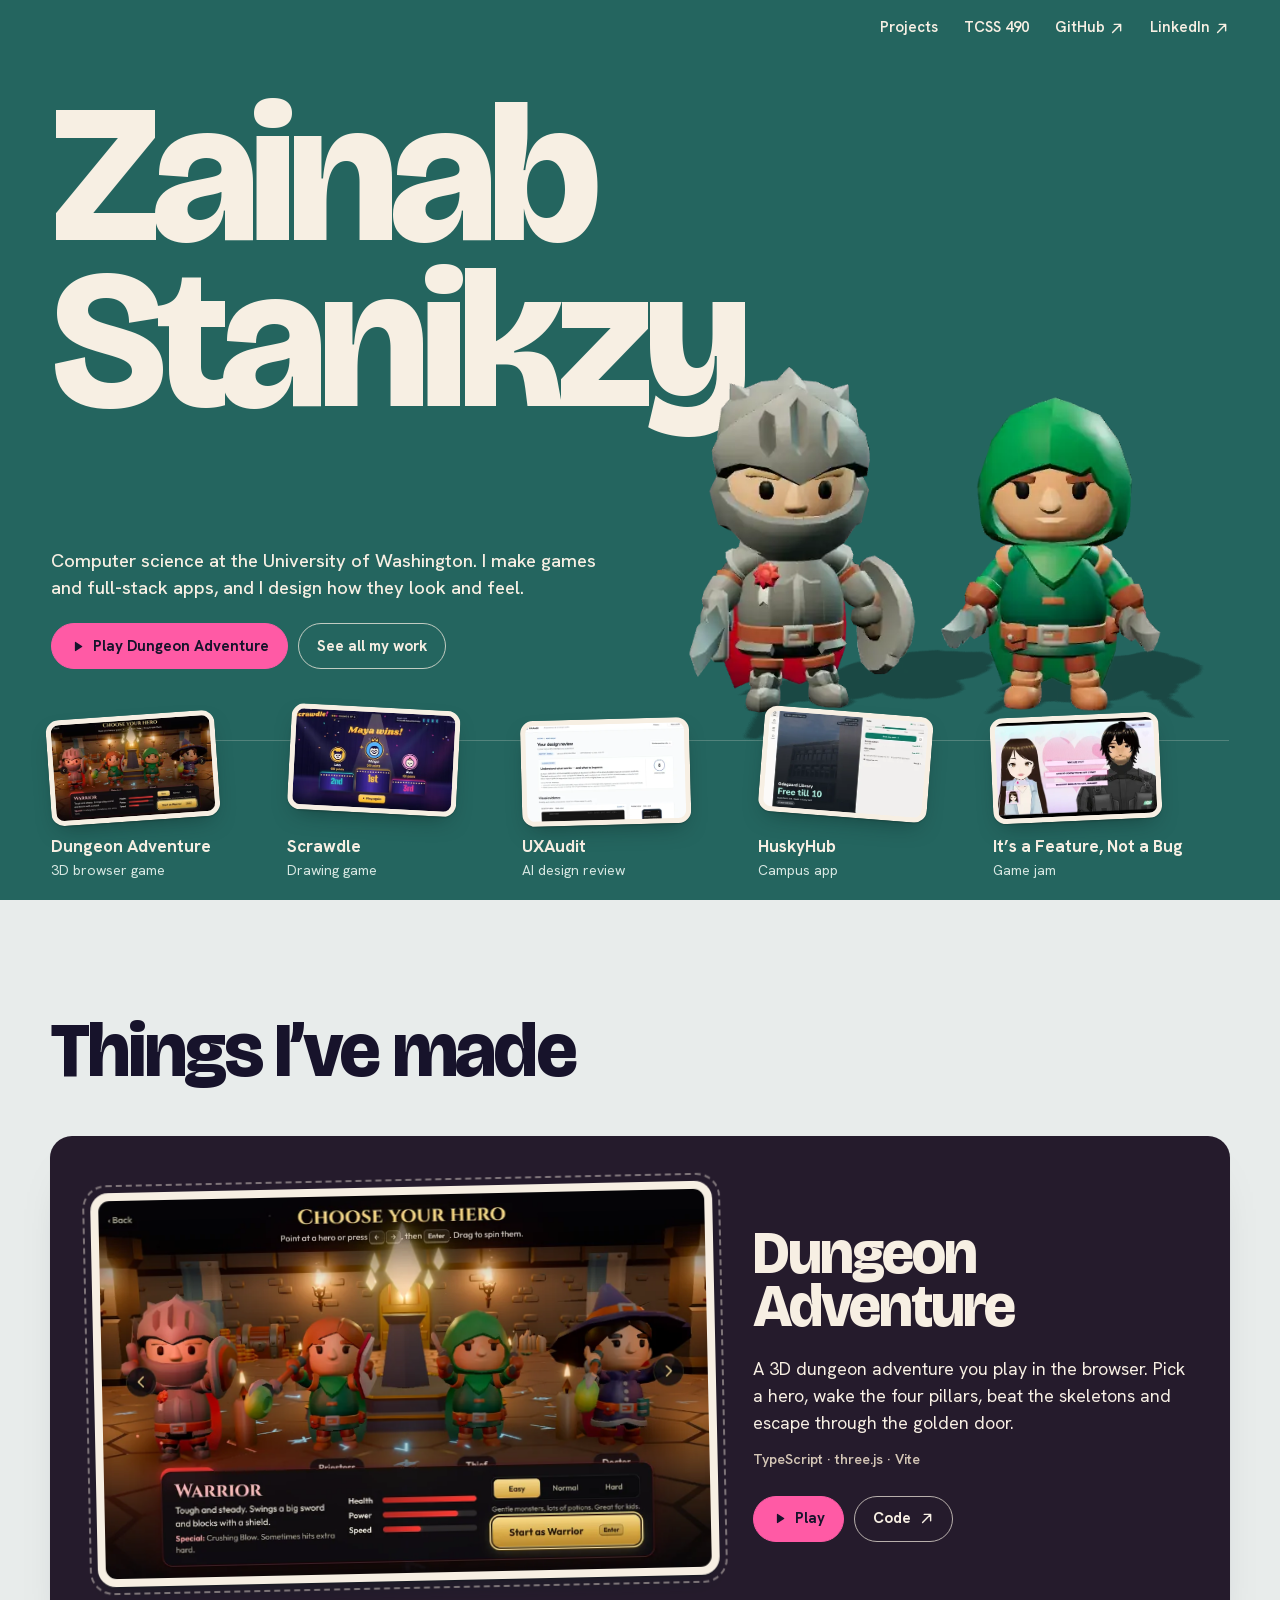
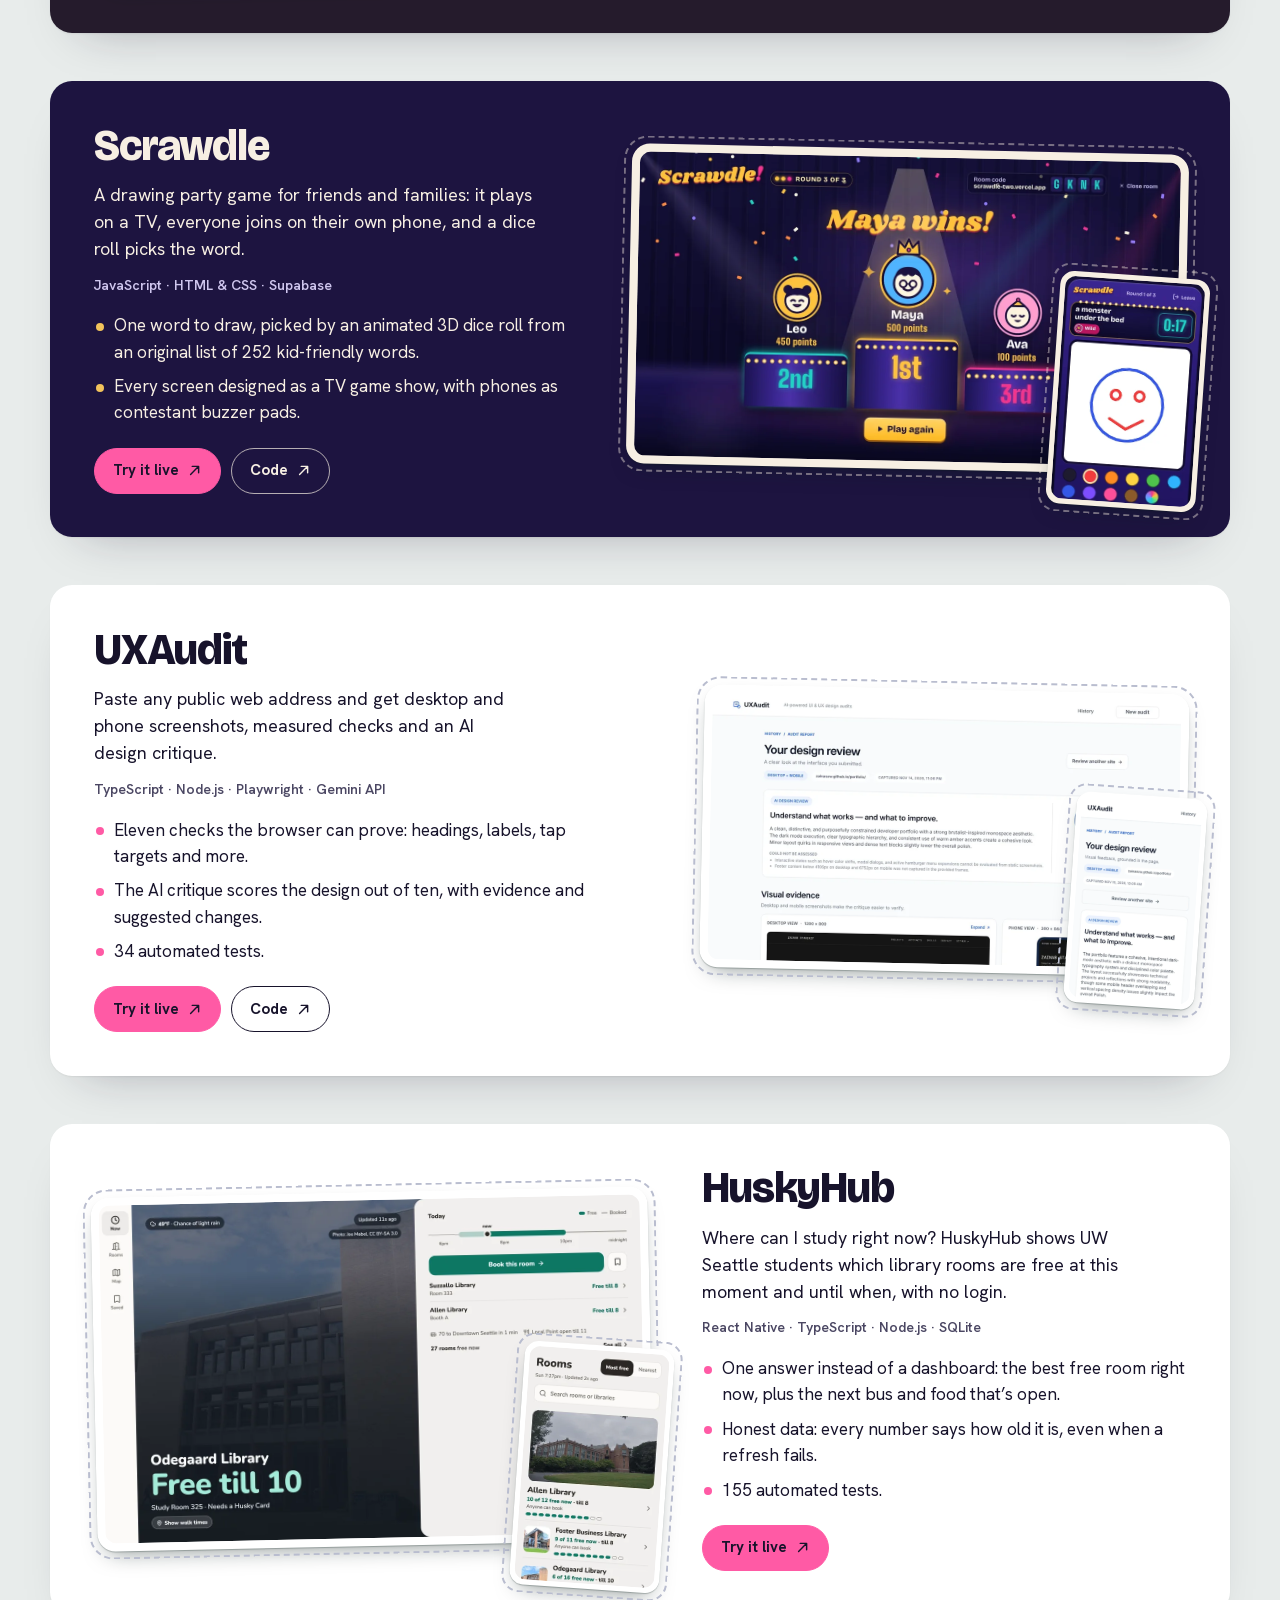
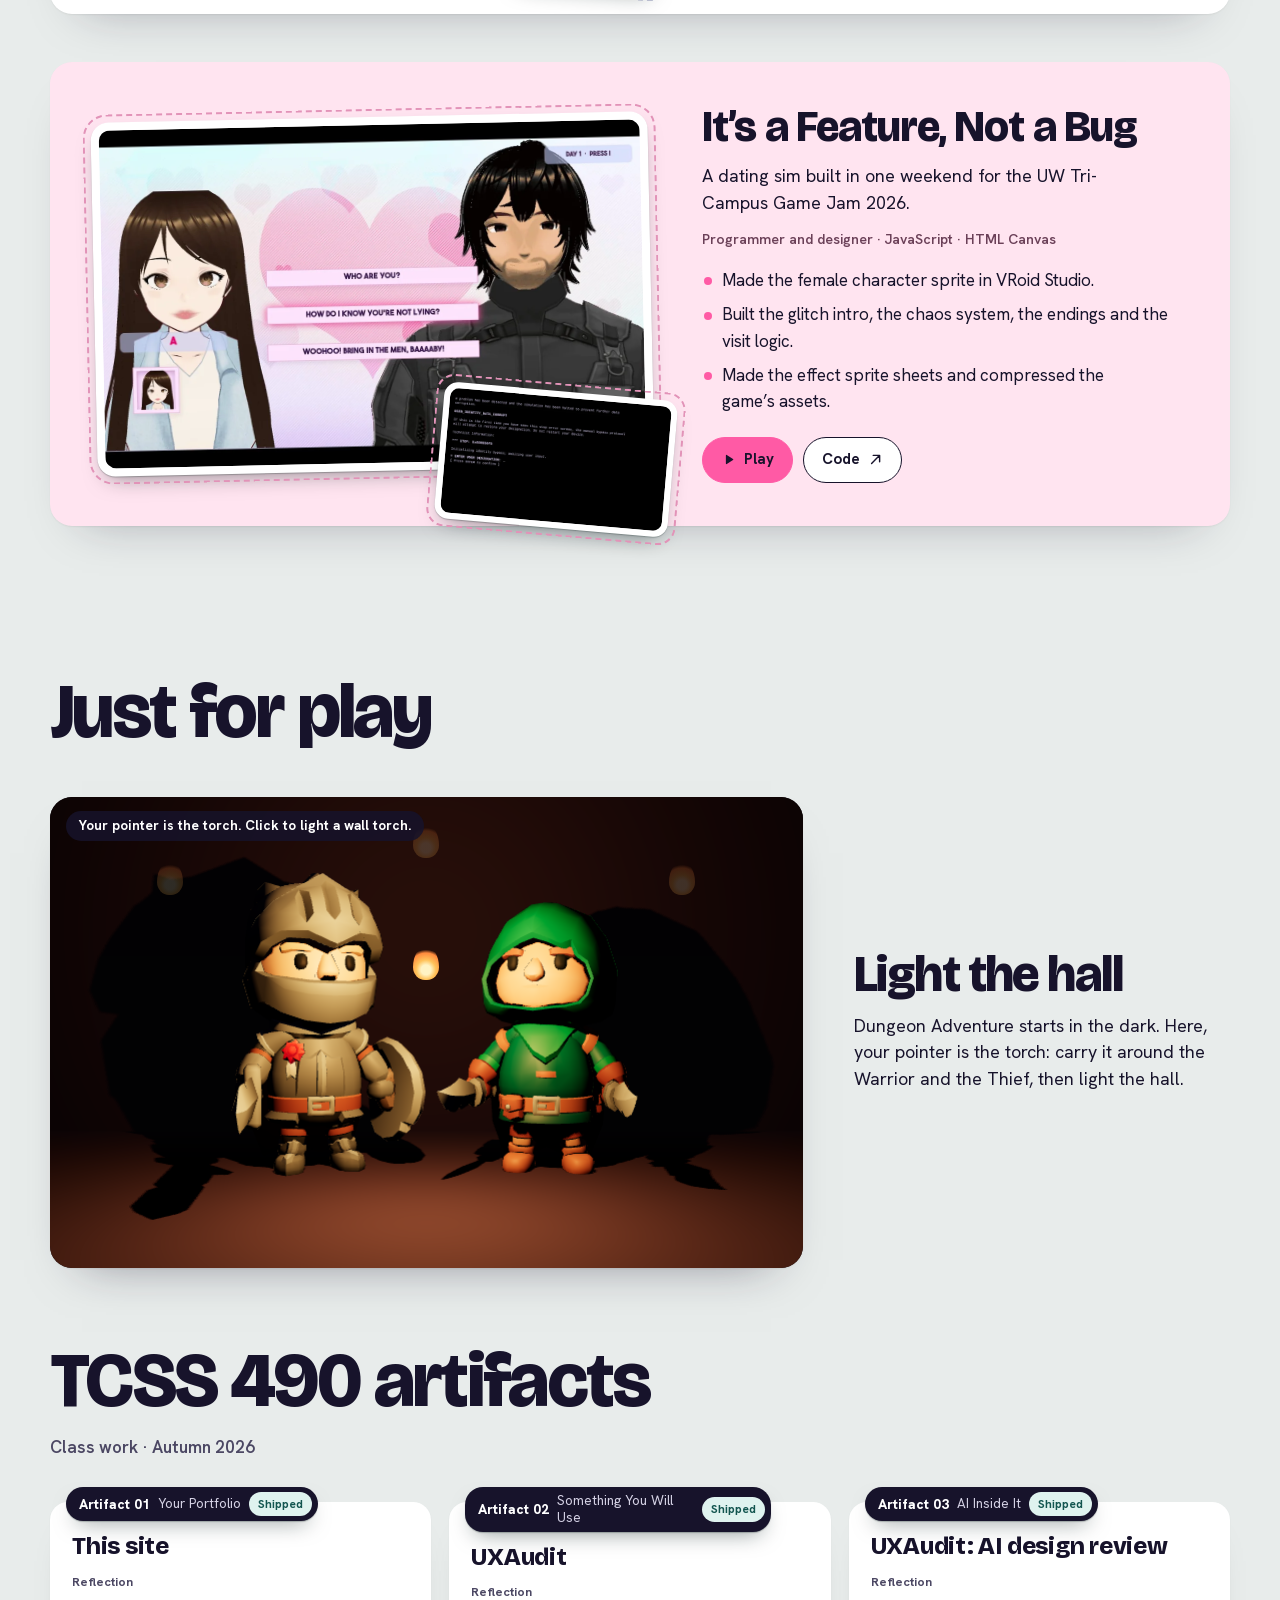
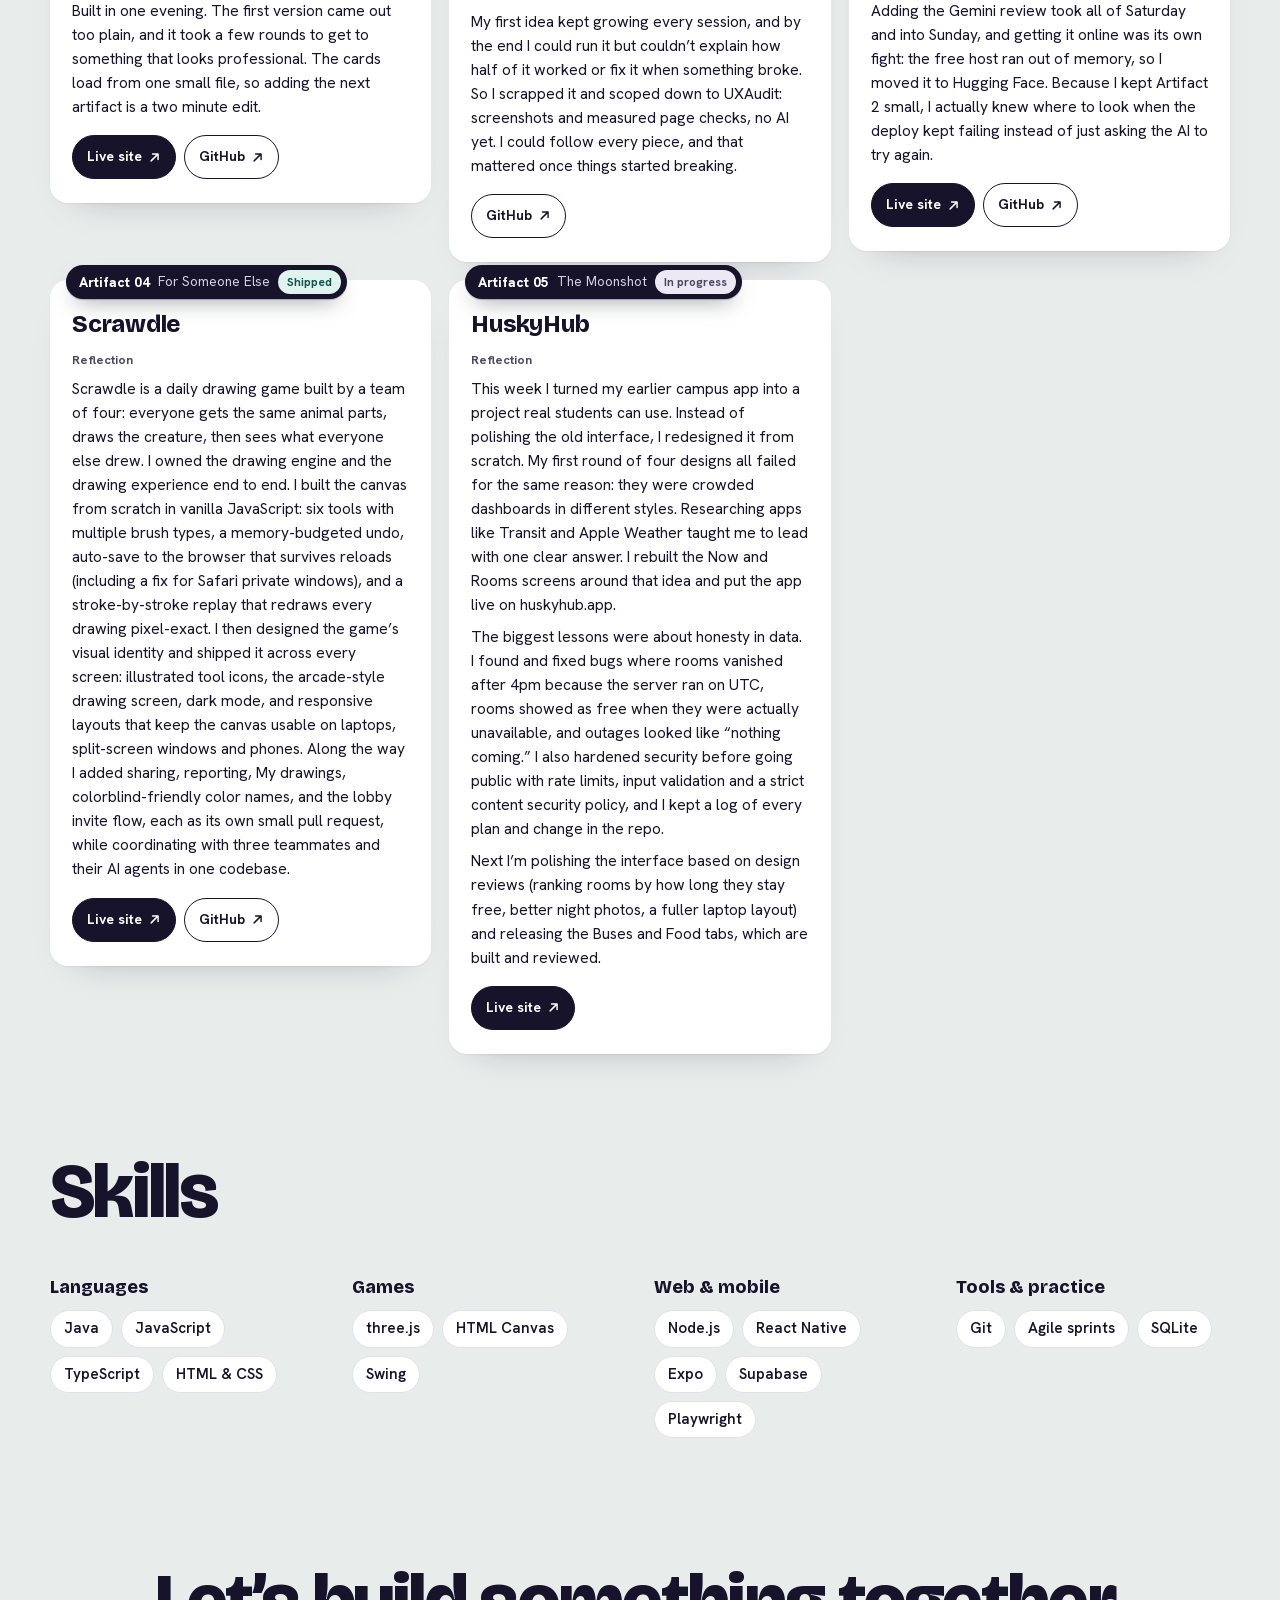
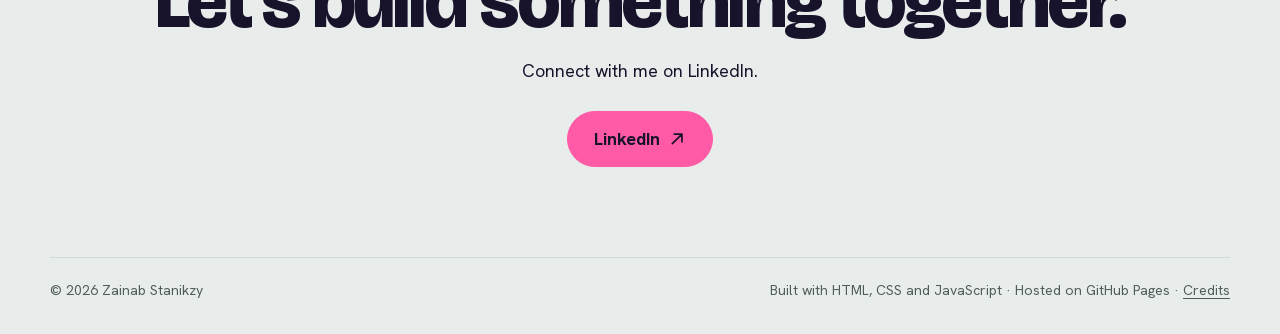
<file: index.html>
<!doctype html>
<html lang="en">
<head>
  <meta charset="utf-8">
  <meta name="viewport" content="width=device-width, initial-scale=1">
  <title>Zainab Stanikzy · Games and full-stack apps</title>
  <meta name="description" content="Zainab Stanikzy, computer science at the University of Washington. Games you can play right on the page, full-stack apps, and the design of both.">
  <meta name="theme-color" content="#24655f">
  <meta property="og:type" content="website">
  <meta property="og:title" content="Zainab Stanikzy · Games and full-stack apps">
  <meta property="og:description" content="Computer science at the University of Washington. Play my games right on the page.">
  <meta property="og:url" content="https://zainasuw.github.io/portfolio/">
  <meta property="og:image" content="https://zainasuw.github.io/portfolio/images/home/share.jpg">
  <meta property="og:image:width" content="1200">
  <meta property="og:image:height" content="630">
  <meta property="og:image:alt" content="Zainab Stanikzy, with the Warrior and the Thief from her game Dungeon Adventure">
  <meta name="twitter:card" content="summary_large_image">
  <link rel="icon" href="favicon.svg" type="image/svg+xml">
  <script>document.documentElement.classList.add("js")</script>
  <link rel="preload" href="fonts/BricolageGrotesque.woff2" as="font" type="font/woff2" crossorigin>
  <link rel="stylesheet" href="styles.css">
</head>
<body>
  <a class="skip" href="#work">Skip to the projects</a>

  <!-- icons -->
  <svg class="defs" aria-hidden="true" focusable="false">
    <symbol id="i-play" viewBox="0 0 20 20"><path d="M6.5 4.6v10.8c0 .6.7 1 1.2.7l8.3-5.4a.8.8 0 0 0 0-1.4L7.7 3.9c-.5-.3-1.2.1-1.2.7Z" fill="currentColor"/></symbol>
    <symbol id="i-out" viewBox="0 0 20 20"><path d="M7 4.5h8.5V13M15.2 4.8 4.8 15.2" fill="none" stroke="currentColor" stroke-width="1.9" stroke-linecap="round" stroke-linejoin="round"/></symbol>
    <symbol id="i-close" viewBox="0 0 20 20"><path d="m5 5 10 10M15 5 5 15" fill="none" stroke="currentColor" stroke-width="2.2" stroke-linecap="round"/></symbol>
    <symbol id="i-key" viewBox="0 0 24 24"><rect x="2.5" y="6" width="19" height="12" rx="2.5" fill="none" stroke="currentColor" stroke-width="1.7"/><path d="M6 10h.01M9 10h.01M12 10h.01M15 10h.01M18 10h.01M7.5 14h9" fill="none" stroke="currentColor" stroke-width="1.9" stroke-linecap="round"/></symbol>
    <symbol id="i-phone" viewBox="0 0 24 24"><rect x="7" y="2.5" width="10" height="19" rx="2.5" fill="none" stroke="currentColor" stroke-width="1.7"/><path d="M11 18.2h2" fill="none" stroke="currentColor" stroke-width="1.9" stroke-linecap="round"/></symbol>
    <symbol id="i-link" viewBox="0 0 20 20"><path d="M8.5 11.5a3 3 0 0 0 4.2 0l2.6-2.6a3 3 0 0 0-4.2-4.2l-.9.9M11.5 8.5a3 3 0 0 0-4.2 0l-2.6 2.6a3 3 0 0 0 4.2 4.2l.9-.9" fill="none" stroke="currentColor" stroke-width="1.8" stroke-linecap="round"/></symbol>
    <symbol id="i-arrow" viewBox="0 0 20 20"><path d="M3.5 10h13M11.5 5 16.5 10l-5 5" fill="none" stroke="currentColor" stroke-width="1.9" stroke-linecap="round" stroke-linejoin="round"/></symbol>
    <symbol id="i-full" viewBox="0 0 20 20"><path d="M4 8V4h4M12 4h4v4M16 12v4h-4M8 16H4v-4" fill="none" stroke="currentColor" stroke-width="1.9" stroke-linecap="round" stroke-linejoin="round"/></symbol>
    <symbol id="i-plus" viewBox="0 0 20 20"><path d="M10 4.5v11M4.5 10h11" fill="none" stroke="currentColor" stroke-width="2" stroke-linecap="round"/></symbol>
  </svg>

  <header class="desk">
    <nav class="desk__nav" aria-label="Main">
      <a href="#work">Projects</a>
      <a href="#tcss490">TCSS 490</a>
      <a href="https://github.com/zainasuw" target="_blank" rel="noopener">GitHub<svg class="i" aria-hidden="true"><use href="#i-out"/></svg></a>
      <a href="https://www.linkedin.com/in/zainabstanikzy/" target="_blank" rel="noopener">LinkedIn<svg class="i" aria-hidden="true"><use href="#i-out"/></svg></a>
    </nav>
  </header>

  <main>
    <!-- First screen: her name, and the heroes from her game, who turn to look at you -->
    <section class="hero" aria-labelledby="name">
      <h1 id="name" class="hero__name"><span>Zainab</span> <span>Stanikzy</span></h1>

      <div class="hero__intro">
        <p class="hero__role">Computer science at the University of Washington. I make games and <span class="nowrap">full-stack</span> apps, and I design how they look and feel.</p>
        <p class="hero__actions">
          <a class="pill pill--go" href="#dungeon" data-play="dungeon" data-touch-href="https://zainasuw.github.io/dungeon-adventure/" data-touch-label="Play Dungeon Adventure"><svg class="i" aria-hidden="true"><use href="#i-play"/></svg><span>Play Dungeon Adventure</span></a>
          <a class="pill pill--light" href="#work">See all my work</a>
        </p>
      </div>

      <div class="hero__stage">
        <button class="heroes" type="button" aria-label="Say hi to the Warrior and the Thief from my game Dungeon Adventure">
          <img class="heroes__still" src="images/home/heroes.webp" alt="" width="820" height="466">
          <span class="heroes__turn" aria-hidden="true"></span>
        </button>
      </div>

      <nav class="index" aria-label="Projects">
        <ol>
          <li><a href="#dungeon"><img class="index__thumb" src="images/home/thumbs/dungeon.webp" alt="" width="400" height="250"><b>Dungeon Adventure</b><span>3D browser game</span></a></li>
          <li><a href="#scrawdle"><img class="index__thumb" src="images/home/thumbs/scrawdle.webp" alt="" width="400" height="250"><b>Scrawdle</b><span>Drawing game</span></a></li>
          <li><a href="#uxaudit"><img class="index__thumb" src="images/home/thumbs/uxaudit.webp" alt="" width="400" height="250"><b>UXAudit</b><span>AI design review</span></a></li>
          <li><a href="#huskyhub"><img class="index__thumb" src="images/home/thumbs/huskyhub.webp" alt="" width="400" height="250"><b>HuskyHub</b><span>Campus app</span></a></li>
          <li><a href="#jam"><img class="index__thumb" src="images/home/thumbs/jam.webp" alt="" width="400" height="250"><b>It’s a Feature, Not a Bug</b><span>Game jam</span></a></li>
        </ol>
      </nav>
    </section>

    <!-- The bar that appears once the first screen has scrolled away -->
    <nav class="rail" aria-label="Page">
      <a href="#work">Projects</a>
      <a href="#tcss490">TCSS 490</a>
      <a href="#skills">Skills</a>
      <a href="#contact">Contact</a>
    </nav>

    <!-- One sticker sheet per project -->
    <section class="work" id="work" aria-labelledby="work-title" tabindex="-1">
      <h2 id="work-title" class="section-title">Things I’ve made</h2>

      <article class="sheet sheet--dungeon sheet--scene" id="dungeon" aria-labelledby="dungeon-title">
        <div class="sheet__media">
          <figure class="cut cut--wide"><img src="images/home/dungeon-heroes.webp" alt="Dungeon Adventure’s Choose your hero screen: Warrior, Priestess, Thief and Doctor in a candle-lit crypt, with health, power and speed and three difficulties" width="960" height="600" loading="lazy"></figure>
        </div>
        <div class="sheet__text">
          <h3 id="dungeon-title">Dungeon Adventure</h3>
          <p class="lede">A 3D dungeon adventure you play in the browser. Pick a hero, wake the four pillars, beat the skeletons and escape through the golden door.</p>
          <p class="facts">TypeScript&nbsp;· three.js&nbsp;· Vite</p>
          <div class="play-desk">
            <div class="actions">
              <a class="pill pill--go" href="https://zainasuw.github.io/dungeon-adventure/" target="_blank" rel="noopener" data-play="dungeon"><svg class="i" aria-hidden="true"><use href="#i-play"/></svg>Play</a>
              <button class="pill pill--icon only-playing" type="button" data-fullscreen title="Fullscreen"><svg class="i" aria-hidden="true"><use href="#i-full"/></svg><span class="vh">Fullscreen</span></button>
              <a class="pill pill--icon only-playing" href="https://zainasuw.github.io/dungeon-adventure/" target="_blank" rel="noopener" title="Open full game"><svg class="i" aria-hidden="true"><use href="#i-out"/></svg><span class="vh">Open full game</span></a>
              <a class="pill only-resting" href="https://github.com/zainasuw/dungeon-adventure" target="_blank" rel="noopener">Code<svg class="i" aria-hidden="true"><use href="#i-out"/></svg></a>
            </div>
          </div>
          <div class="play-phone" id="dungeon-preview">
            <ul class="strip" aria-label="Screens from Dungeon Adventure">
              <li><img src="images/home/dungeon-title.webp" alt="Title screen" width="1120" height="700" loading="lazy"></li>
              <li><img src="images/home/dungeon-play.webp" alt="The Warrior in the first hall of the crypt" width="960" height="600" loading="lazy"></li>
            </ul>
            <div class="actions">
              <a class="pill pill--go" href="https://zainasuw.github.io/dungeon-adventure/" target="_blank" rel="noopener"><svg class="i" aria-hidden="true"><use href="#i-play"/></svg>Play it<svg class="i" aria-hidden="true"><use href="#i-out"/></svg></a>
              <a class="pill" href="https://github.com/zainasuw/dungeon-adventure" target="_blank" rel="noopener">Code<svg class="i" aria-hidden="true"><use href="#i-out"/></svg></a>
            </div>
            <p class="copied" role="status" aria-live="polite"></p>
          </div>
        </div>
      </article>

      <article class="sheet sheet--scrawdle sheet--flip" id="scrawdle" aria-labelledby="scrawdle-title">
        <div class="sheet__media">
          <figure class="cut cut--wide"><img src="images/home/scrawdle-tv.webp" srcset="images/home/scrawdle-tv.webp 1120w, images/home/scrawdle-tv-1600.webp 1600w" sizes="(max-width: 760px) 90vw, (orientation: portrait) and (max-width: 1100px) 90vw, 560px" alt="Scrawdle’s TV screen at the end of a game: Maya wins! with the three players on a podium" width="1120" height="630" loading="lazy"></figure>
          <figure class="cut cut--phone"><img src="images/home/scrawdle-phone.webp" srcset="images/home/scrawdle-phone-320.webp 320w, images/home/scrawdle-phone.webp 560w" sizes="(max-width: 760px) 30vw, (orientation: portrait) and (max-width: 1100px) 30vw, 150px" alt="Drawing on a phone: the word, a countdown and a smiley face on the canvas" width="560" height="887" loading="lazy"></figure>
        </div>
        <div class="sheet__text">
          <h3 id="scrawdle-title">Scrawdle</h3>
          <p class="lede">A drawing party game for friends and families: it plays on a TV, everyone joins on their own phone, and a dice roll picks the word.</p>
          <p class="facts">JavaScript&nbsp;· HTML &amp; CSS&nbsp;· Supabase</p>
          <ul class="did">
            <li>One word to draw, picked by an animated 3D dice roll from an original list of 252 kid-friendly words.</li>
            <li>Every screen designed as a TV game show, with phones as contestant buzzer pads.</li>
          </ul>
          <div class="actions">
            <a class="pill pill--go" href="https://scrawdle-two.vercel.app" target="_blank" rel="noopener">Try it live<svg class="i" aria-hidden="true"><use href="#i-out"/></svg></a>
            <a class="pill" href="https://github.com/zainasuw/scrawdle" target="_blank" rel="noopener">Code<svg class="i" aria-hidden="true"><use href="#i-out"/></svg></a>
          </div>
        </div>
      </article>

      <article class="sheet sheet--ux sheet--flip" id="uxaudit" aria-labelledby="ux-title">
        <div class="sheet__media">
          <figure class="cut cut--wide"><img src="images/home/uxaudit-report.webp" alt="A UXAudit report: “Your design review”, an AI summary and a design score of 8" width="1120" height="638" loading="lazy"></figure>
          <figure class="cut cut--phone"><img src="images/home/uxaudit-phone.webp" alt="The same report on a phone" width="560" height="933" loading="lazy"></figure>
        </div>
        <div class="sheet__text">
          <h3 id="ux-title">UXAudit</h3>
          <p class="lede">Paste any public web address and get desktop and phone screenshots, measured checks and an AI design critique.</p>
          <p class="facts">TypeScript&nbsp;· Node.js&nbsp;· Playwright&nbsp;· Gemini API</p>
          <ul class="did">
            <li>Eleven checks the browser can prove: headings, labels, tap targets and more.</li>
            <li>The AI critique scores the design out of ten, with evidence and suggested changes.</li>
            <li>34 automated tests.</li>
          </ul>
          <div class="actions">
            <a class="pill pill--go" href="https://cvdvnu-uxaudit.hf.space" target="_blank" rel="noopener">Try it live<svg class="i" aria-hidden="true"><use href="#i-out"/></svg></a>
            <a class="pill" href="https://github.com/zainasuw/uxaudit" target="_blank" rel="noopener">Code<svg class="i" aria-hidden="true"><use href="#i-out"/></svg></a>
          </div>
        </div>
      </article>

      <article class="sheet sheet--hub" id="huskyhub" aria-labelledby="husky-title">
        <div class="sheet__media">
          <figure class="cut cut--wide"><img src="images/home/huskyhub-now.webp" srcset="images/home/huskyhub-now.webp 1120w, images/home/huskyhub-now-1600.webp 1600w" sizes="(max-width: 760px) 90vw, (orientation: portrait) and (max-width: 1100px) 90vw, 560px" alt="HuskyHub’s Now screen on a laptop: Odegaard Library, free till 10, with today’s timeline, a Book this room button and two backup rooms. Building photo: Joe Mabel, CC BY-SA 3.0" width="1120" height="700" loading="lazy"></figure>
          <figure class="cut cut--phone"><img src="images/home/huskyhub-phone.webp" srcset="images/home/huskyhub-phone-320.webp 320w, images/home/huskyhub-phone.webp 560w" sizes="(max-width: 760px) 30vw, (orientation: portrait) and (max-width: 1100px) 30vw, 150px" alt="The Rooms screen on a phone: libraries ranked by how many rooms are free now" width="560" height="933" loading="lazy"></figure>
        </div>
        <div class="sheet__text">
          <h3 id="husky-title">HuskyHub</h3>
          <p class="lede">Where can I study right now? HuskyHub shows UW Seattle students which library rooms are free at this moment and until when, with no login.</p>
          <p class="facts">React Native&nbsp;· TypeScript&nbsp;· Node.js&nbsp;· SQLite</p>
          <ul class="did">
            <li>One answer instead of a dashboard: the best free room right now, plus the next bus and food that’s open.</li>
            <li>Honest data: every number says how old it is, even when a refresh fails.</li>
            <li>155 automated tests.</li>
          </ul>
          <div class="actions">
            <a class="pill pill--go" href="https://huskyhub.app" target="_blank" rel="noopener">Try it live<svg class="i" aria-hidden="true"><use href="#i-out"/></svg></a>
          </div>
        </div>
      </article>

      <article class="sheet sheet--jam" id="jam" aria-labelledby="jam-title">
        <div class="sheet__media">
          <figure class="cut cut--wide"><img src="images/home/jam-choices.webp" alt="A dialogue choice in the game: Who are you? How do I know you’re not lying? Woohoo! Bring in the men" width="1120" height="700" loading="lazy"></figure>
          <figure class="cut cut--inset"><img src="images/home/jam-name.webp" alt="The glitch screen: USER_IDENTITY_DATA_CORRUPT, enter user designation" width="960" height="540" loading="lazy"></figure>
        </div>
        <div class="sheet__text">
          <h3 id="jam-title">It’s a Feature, Not a Bug</h3>
          <p class="lede">A dating sim built in one weekend for the UW Tri-Campus Game Jam 2026.</p>
          <p class="facts">Programmer and designer&nbsp;· JavaScript&nbsp;· HTML Canvas</p>
          <ul class="did">
            <li>Made the female character sprite in VRoid Studio.</li>
            <li>Built the glitch intro, the chaos system, the endings and the visit logic.</li>
            <li>Made the effect sprite sheets and compressed the game’s assets.</li>
          </ul>
          <div class="play-desk">
            <div class="actions">
              <a class="pill pill--go" href="https://la-petite-baleine.github.io/TriCampusJam2026/" target="_blank" rel="noopener" data-play="jam"><svg class="i" aria-hidden="true"><use href="#i-play"/></svg>Play</a>
              <button class="pill pill--icon only-playing" type="button" data-fullscreen title="Fullscreen"><svg class="i" aria-hidden="true"><use href="#i-full"/></svg><span class="vh">Fullscreen</span></button>
              <a class="pill pill--icon only-playing" href="https://la-petite-baleine.github.io/TriCampusJam2026/" target="_blank" rel="noopener" title="Open full game"><svg class="i" aria-hidden="true"><use href="#i-out"/></svg><span class="vh">Open full game</span></a>
              <a class="pill only-resting" href="https://github.com/zainasuw/TriCampusJam2026" target="_blank" rel="noopener">Code<svg class="i" aria-hidden="true"><use href="#i-out"/></svg></a>
            </div>
          </div>
          <div class="play-phone" id="jam-preview">
            <p class="phone-note">Best played on a computer.</p>
            <ul class="strip" aria-label="Screens from It’s a Feature, Not a Bug">
              <li><img src="images/home/jam-title.webp" alt="Title screen: Dating Simulator! It’s a Romance, Not a Bug" width="960" height="540" loading="lazy"></li>
              <li><img src="images/home/jam-intro.webp" alt="The PerfectMatch intro, glitching: error, match overflow" width="960" height="540" loading="lazy"></li>
              <li><img src="images/home/jam-name.webp" alt="A stop screen asking for your name" width="960" height="540" loading="lazy"></li>
            </ul>
            <div class="actions">
              <button class="pill pill--go" type="button" data-copy="#jam"><svg class="i" aria-hidden="true"><use href="#i-link"/></svg><span>Copy link for later</span></button>
              <a class="pill" href="https://github.com/zainasuw/TriCampusJam2026" target="_blank" rel="noopener">Code<svg class="i" aria-hidden="true"><use href="#i-out"/></svg></a>
            </div>
            <p class="copied" role="status" aria-live="polite"></p>
          </div>
        </div>
      </article>

      <!-- Tetris returns when the game is redone. -->
    </section>

    <!-- Things made only to be played with -->
    <section class="toys" id="toys" aria-labelledby="toys-title" tabindex="-1">
      <h2 id="toys-title" class="section-title">Just for play</h2>
      <article class="toy" aria-labelledby="torch-title">
        <div class="torch" id="torch" tabindex="0" role="application" aria-label="A dark hall with the Warrior and the Thief. Move the torch with the pointer or the arrow keys, and press Enter or click to light a wall torch. Light all three.">
          <span class="torch__wall" aria-hidden="true"></span>
          <span class="torch__floor" aria-hidden="true"></span>
          <span class="torch__heroes torch__heroes--dark" aria-hidden="true"></span>
          <span class="torch__heroes torch__heroes--lit" aria-hidden="true"></span>
          <span class="torch__flame" aria-hidden="true"></span>
          <p class="torch__say" role="status"></p>
        </div>
        <div class="toy__text">
          <h3 id="torch-title">Light the hall</h3>
          <p class="lede">Dungeon Adventure starts in the dark. Here, your pointer is the torch: carry it around the Warrior and the Thief, then light the hall.</p>
          <p class="actions"><button class="pill" type="button" id="torch-reset" hidden>Blow them out</button></p>
        </div>
      </article>
    </section>

    <section class="classwork" id="tcss490" aria-labelledby="tcss-title" tabindex="-1">
      <h2 id="tcss-title" class="section-title">TCSS 490 artifacts</h2>
      <p class="classwork__when">Class work · Autumn 2026</p>
      <div class="artifacts" id="artifact-list"></div>
      <noscript><p class="classwork__nojs">These cards need JavaScript. Turn it on to see the artifacts and their links.</p></noscript>
    </section>

    <section class="skills" id="skills" aria-labelledby="skills-title" tabindex="-1">
      <h2 id="skills-title" class="section-title">Skills</h2>
      <div class="dots">
        <div><h3>Languages</h3><ul><li>Java</li><li>JavaScript</li><li>TypeScript</li><li>HTML &amp; CSS</li></ul></div>
        <div><h3>Games</h3><ul><li>three.js</li><li>HTML Canvas</li><li>Swing</li></ul></div>
        <div><h3>Web &amp; mobile</h3><ul><li>Node.js</li><li>React Native</li><li>Expo</li><li>Supabase</li><li>Playwright</li></ul></div>
        <div><h3>Tools &amp; practice</h3><ul><li>Git</li><li>Agile sprints</li><li>SQLite</li></ul></div>
      </div>
    </section>

    <section class="contact" id="contact" aria-labelledby="contact-title" tabindex="-1">
      <h2 id="contact-title" class="contact__title">Let’s build something together.</h2>
      <p>Connect with me on LinkedIn.</p>
      <a class="pill pill--go pill--big" href="https://www.linkedin.com/in/zainabstanikzy/" target="_blank" rel="noopener">LinkedIn<svg class="i" aria-hidden="true"><use href="#i-out"/></svg></a>
    </section>
  </main>

  <footer class="foot">
    <p>© 2026 Zainab Stanikzy</p>
    <p>Built with HTML, CSS and JavaScript · Hosted on GitHub Pages · <a class="foot__link" href="credits.html">Credits</a></p>
  </footer>


  <!-- The game window: a live game, loaded only when someone asks to play -->
  <dialog class="screen" id="game" aria-labelledby="game-title" tabindex="-1">
    <div class="screen__bar">
      <p class="screen__title vh"><span id="game-title">Game</span><span id="game-hint"></span></p>
      <button class="pill pill--quiet pill--icon" type="button" id="game-fs" title="Fullscreen"><svg class="i" aria-hidden="true"><use href="#i-full"/></svg><span class="vh">Fullscreen</span></button>
      <a class="pill pill--quiet pill--icon" id="game-full" href="#" target="_blank" rel="noopener" title="Open full game"><svg class="i" aria-hidden="true"><use href="#i-out"/></svg><span class="vh">Open full game</span></a>
      <button class="pill pill--close pill--icon" type="button" data-close title="Close (Esc)"><svg class="i" aria-hidden="true"><use href="#i-close"/></svg><span class="vh">Close game</span></button>
    </div>
    <div class="screen__glass"><div class="screen__frame" id="game-frame"></div></div>
  </dialog>

  <script src="cards.js"></script>
  <script src="main.js"></script>
</body>
</html>
</file>
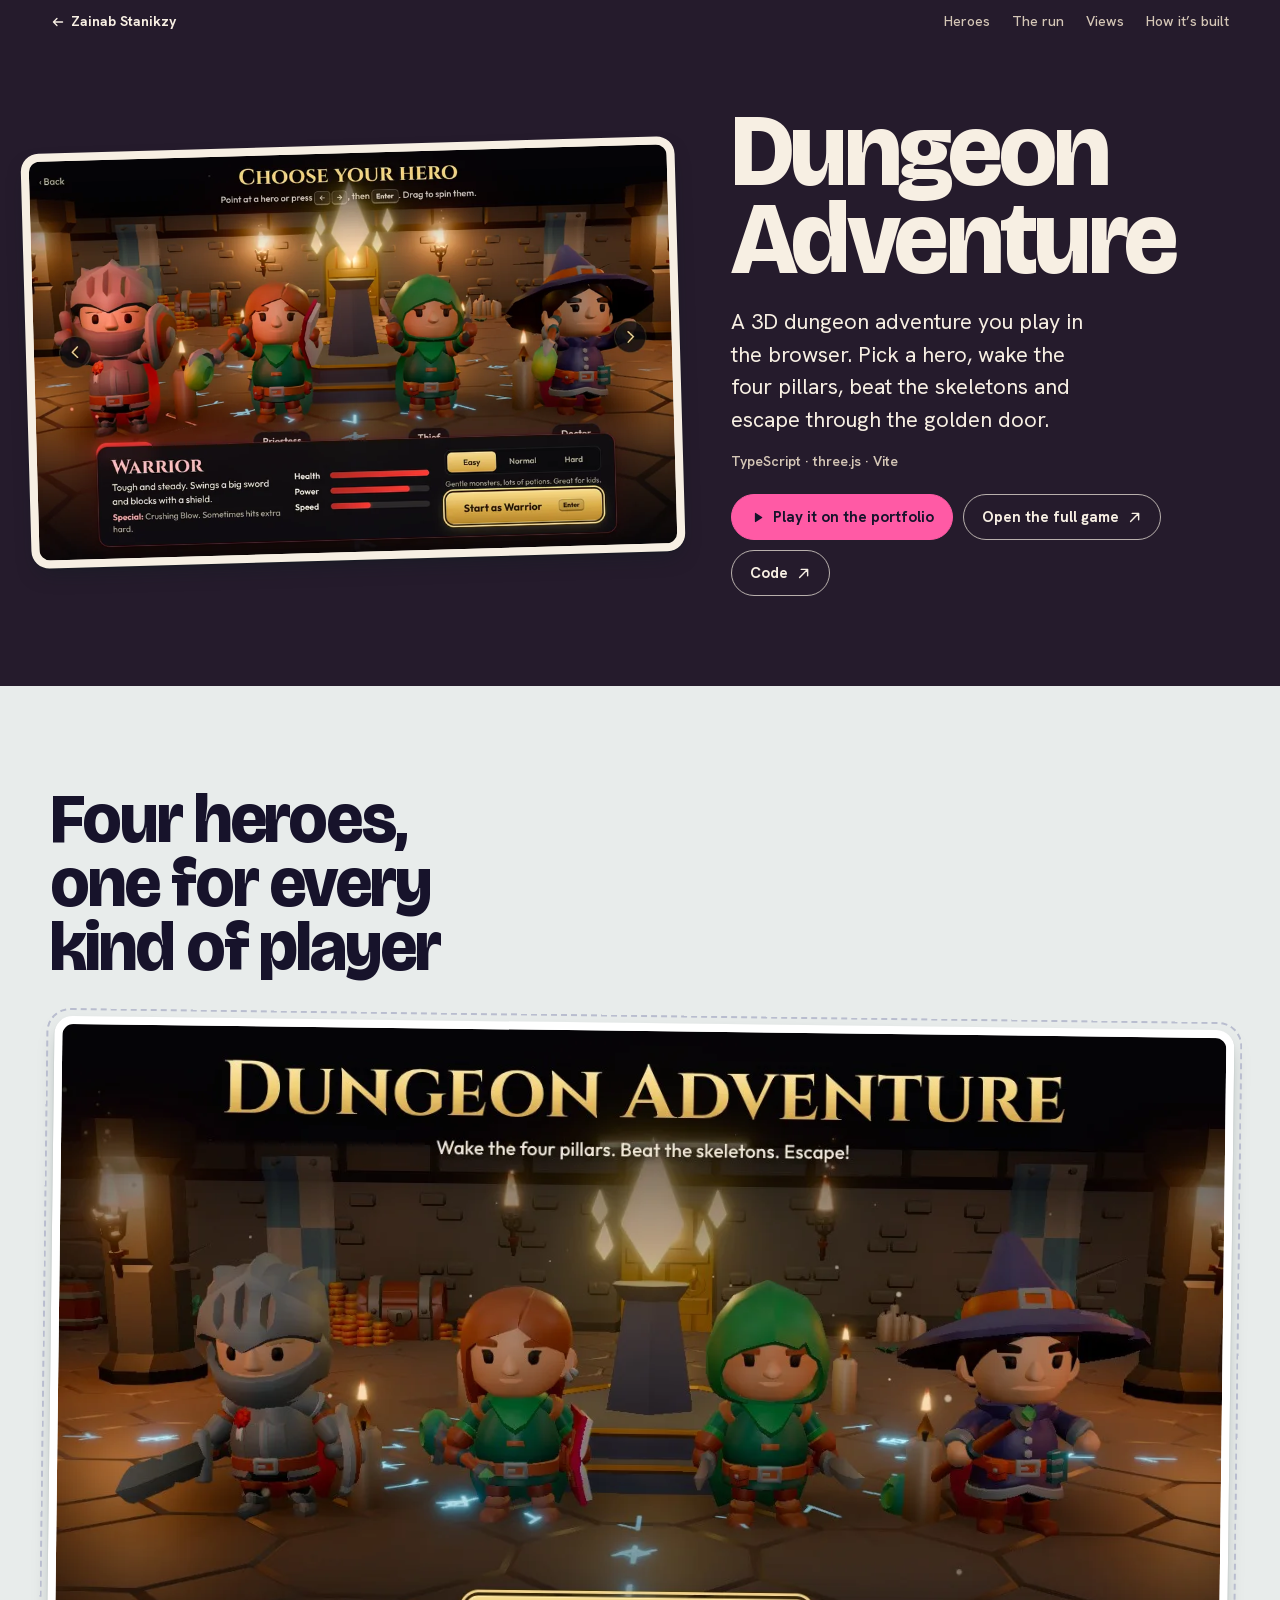
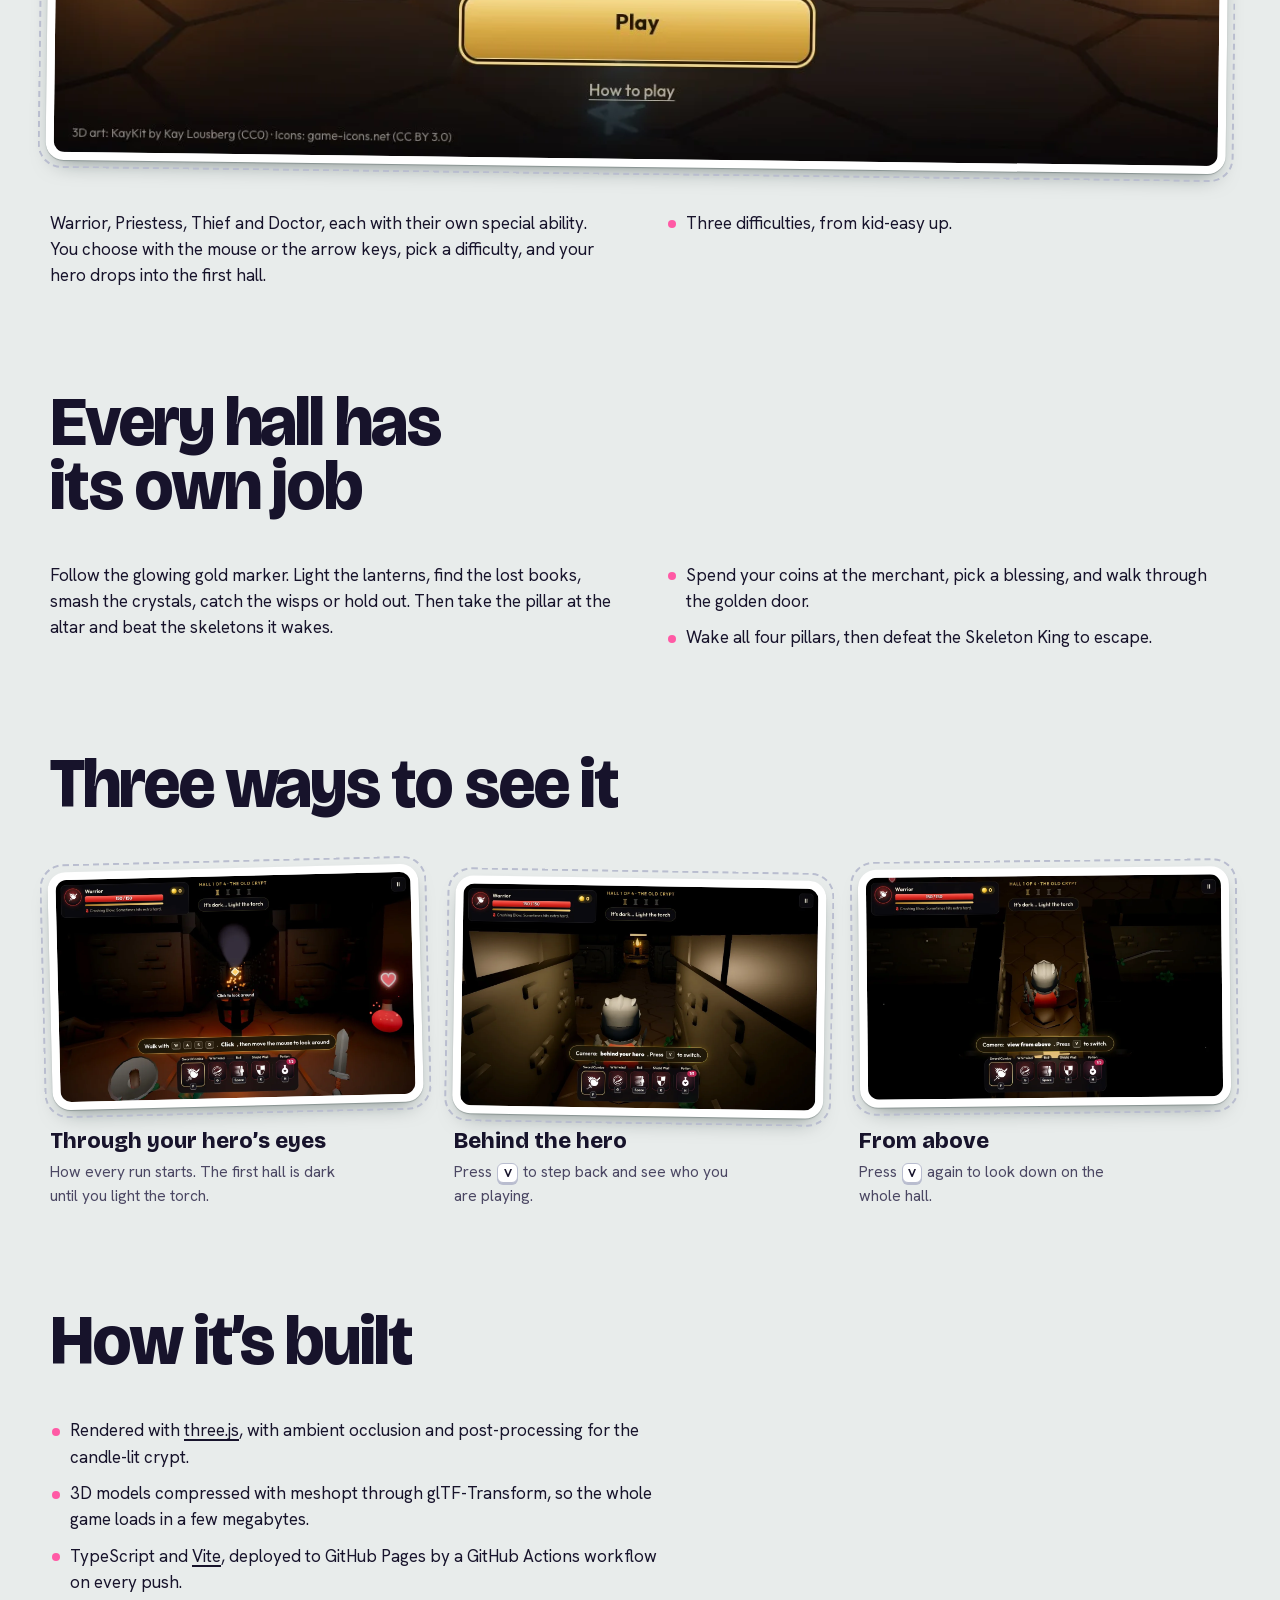
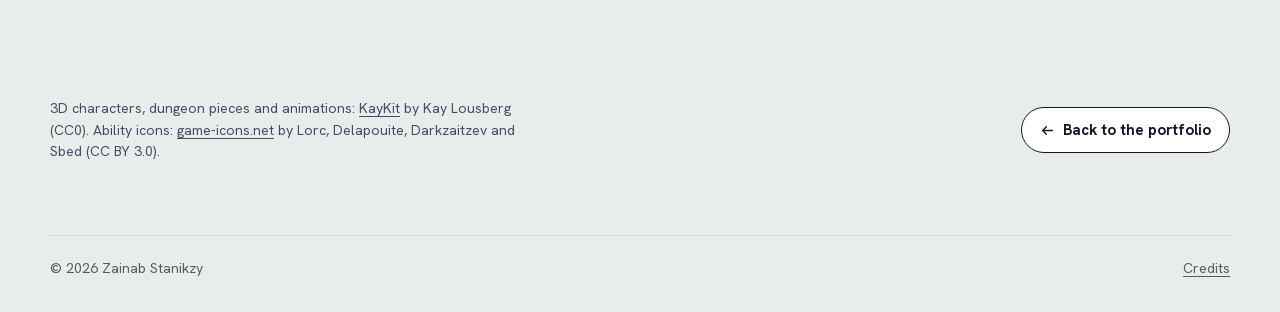
<file: dungeon-adventure/index.html>
<!doctype html>
<html lang="en">
<head>
  <meta charset="utf-8">
  <meta name="viewport" content="width=device-width, initial-scale=1">
  <title>Dungeon Adventure · Zainab Stanikzy</title>
  <meta name="description" content="Dungeon Adventure: a 3D dungeon adventure you play in the browser. Its heroes, its halls and how it is built.">
  <meta name="theme-color" content="#251b2c">
  <meta property="og:type" content="article">
  <meta property="og:title" content="Dungeon Adventure · Zainab Stanikzy">
  <meta property="og:description" content="A 3D dungeon adventure you play in the browser. Pick a hero, wake the four pillars, beat the skeletons and escape.">
  <meta property="og:url" content="https://zainasuw.github.io/portfolio/dungeon-adventure/">
  <meta property="og:image" content="https://zainasuw.github.io/portfolio/images/dungeon/share.jpg">
  <meta property="og:image:width" content="1200">
  <meta property="og:image:height" content="630">
  <meta property="og:image:alt" content="Dungeon Adventure’s title screen: four heroes in a torch-lit hall">
  <meta name="twitter:card" content="summary_large_image">
  <link rel="icon" href="../favicon.svg" type="image/svg+xml">
  <script>document.documentElement.classList.add("js")</script>
  <link rel="preload" href="../fonts/BricolageGrotesque.woff2" as="font" type="font/woff2" crossorigin>
  <link rel="stylesheet" href="../styles.css">
</head>
<body>
  <a class="skip" href="#story">Skip to the content</a>

  <svg class="defs" aria-hidden="true" focusable="false">
    <symbol id="i-play" viewBox="0 0 20 20"><path d="M6.5 4.6v10.8c0 .6.7 1 1.2.7l8.3-5.4a.8.8 0 0 0 0-1.4L7.7 3.9c-.5-.3-1.2.1-1.2.7Z" fill="currentColor"/></symbol>
    <symbol id="i-out" viewBox="0 0 20 20"><path d="M7 4.5h8.5V13M15.2 4.8 4.8 15.2" fill="none" stroke="currentColor" stroke-width="1.9" stroke-linecap="round" stroke-linejoin="round"/></symbol>
    <symbol id="i-arrow" viewBox="0 0 20 20"><path d="M3.5 10h13M11.5 5 16.5 10l-5 5" fill="none" stroke="currentColor" stroke-width="1.9" stroke-linecap="round" stroke-linejoin="round"/></symbol>
  </svg>

  <nav class="story-bar" aria-label="This page">
    <a href="../#dungeon"><svg class="i" aria-hidden="true"><use href="#i-arrow"/></svg>Zainab Stanikzy</a>
    <a href="#heroes">Heroes</a>
    <a href="#run">The run</a>
    <a href="#views">Views</a>
    <a href="#built">How it’s built</a>
  </nav>

  <main id="story">
    <header class="story">
      <div class="story__top">
        <figure class="cut story__stage"><img src="../images/home/dungeon-heroes.webp" alt="Dungeon Adventure’s Choose your hero screen: Warrior, Priestess, Thief and Doctor in a candle-lit crypt" width="960" height="600"></figure>
        <div class="story__lead">
          <h1>Dungeon Adventure</h1>
          <p class="lede">A 3D dungeon adventure you play in the browser. Pick a hero, wake the four pillars, beat the skeletons and escape through the golden door.</p>
          <p class="facts">TypeScript&nbsp;· three.js&nbsp;· Vite</p>
          <p class="actions">
            <a class="pill pill--go" href="../?play=dungeon#dungeon"><svg class="i" aria-hidden="true"><use href="#i-play"/></svg>Play it on the portfolio</a>
            <a class="pill" href="https://zainasuw.github.io/dungeon-adventure/" target="_blank" rel="noopener">Open the full game<svg class="i" aria-hidden="true"><use href="#i-out"/></svg></a>
            <a class="pill" href="https://github.com/zainasuw/dungeon-adventure" target="_blank" rel="noopener">Code<svg class="i" aria-hidden="true"><use href="#i-out"/></svg></a>
          </p>
        </div>
      </div>
    </header>

    <div class="story__body">
      <section class="story__section story__band" id="heroes" aria-labelledby="heroes-title">
        <h2 id="heroes-title">Four heroes, one for every kind of player</h2>
        <figure class="cut story__full"><img src="../images/dungeon/title.webp" alt="The title screen: the Warrior, the Priestess, the Thief and the Doctor standing in a torch-lit hall under the name Dungeon Adventure" width="1280" height="800" loading="lazy"></figure>
        <div class="story__cols">
          <p>Warrior, Priestess, Thief and Doctor, each with their own special ability. You choose with the mouse or the arrow keys, pick a difficulty, and your hero drops into the first hall.</p>
          <ul>
            <li>Three difficulties, from kid-easy up.</li>
          </ul>
        </div>
      </section>

      <section class="story__section story__band" id="run" aria-labelledby="run-title">
        <h2 id="run-title">Every hall has its own job</h2>
        <div class="story__cols">
          <p>Follow the glowing gold marker. Light the lanterns, find the lost books, smash the crystals, catch the wisps or hold out. Then take the pillar at the altar and beat the skeletons it wakes.</p>
          <ul>
            <li>Spend your coins at the merchant, pick a blessing, and walk through the golden door.</li>
            <li>Wake all four pillars, then defeat the Skeleton King to escape.</li>
          </ul>
        </div>
      </section>

      <section class="story__section story__band" id="views" aria-labelledby="views-title">
        <h2 id="views-title">Three ways to see it</h2>
        <ol class="story__trio">
          <li><figure class="cut"><img src="../images/dungeon/first-person.webp" alt="The first hall through the hero’s eyes, still dark, sword and shield in hand" width="1280" height="800" loading="lazy"></figure><b>Through your hero’s eyes</b><span>How every run starts. The first hall is dark until you light the torch.</span></li>
          <li><figure class="cut"><img src="../images/dungeon/behind.webp" alt="The camera behind the Warrior in a corridor" width="1280" height="800" loading="lazy"></figure><b>Behind the hero</b><span>Press <kbd>V</kbd> to step back and see who you are playing.</span></li>
          <li><figure class="cut"><img src="../images/dungeon/above.webp" alt="The same hall seen from above" width="1280" height="800" loading="lazy"></figure><b>From above</b><span>Press <kbd>V</kbd> again to look down on the whole hall.</span></li>
        </ol>
</section>

      <section class="story__section story__band" id="built" aria-labelledby="built-title">
        <h2 id="built-title">How it’s built</h2>
        <div class="story__cols">
          <ul>
            <li>Rendered with <a href="https://threejs.org/" target="_blank" rel="noopener">three.js</a>, with ambient occlusion and post-processing for the candle-lit crypt.</li>
            <li>3D models compressed with meshopt through glTF-Transform, so the whole game loads in a few megabytes.</li>
            <li>TypeScript and <a href="https://vite.dev/" target="_blank" rel="noopener">Vite</a>, deployed to GitHub Pages by a GitHub Actions workflow on every push.</li>
          </ul>
        </div>
      </section>

      <div class="story__end">
        <p>3D characters, dungeon pieces and animations: <a href="https://kaylousberg.com/" target="_blank" rel="noopener">KayKit</a> by Kay Lousberg (CC0). Ability icons: <a href="https://game-icons.net/" target="_blank" rel="noopener">game-icons.net</a> by Lorc, Delapouite, Darkzaitzev and Sbed (CC BY 3.0).</p>
        <a class="pill" href="../#dungeon"><svg class="i" aria-hidden="true" style="transform:rotate(180deg)"><use href="#i-arrow"/></svg>Back to the portfolio</a>
      </div>
    </div>
  </main>

  <footer class="foot">
    <p>© 2026 Zainab Stanikzy</p>
    <p><a href="../credits.html">Credits</a></p>
  </footer>
  <script>
    addEventListener("load", () => requestAnimationFrame(() => document.documentElement.classList.add("smooth")));
    // On a phone the game opens in its own tab, so the button goes straight to it.
    if (!matchMedia("(hover: hover) and (pointer: fine)").matches) {
      const go = document.querySelector(".story .pill--go");
      go.href = "https://zainasuw.github.io/dungeon-adventure/"; go.target = "_blank"; go.rel = "noopener";
      go.innerHTML = '<svg class="i" aria-hidden="true"><use href="#i-play"/></svg>Play it<svg class="i" aria-hidden="true"><use href="#i-out"/></svg>';
    }
    // The bar marks the section you are reading.
    (() => {
      const links = [...document.querySelectorAll('.story-bar a[href^="#"]')], secs = links.map((a) => document.querySelector(a.getAttribute("href")));
      const read = () => {
        let cur = null;
        secs.forEach((s, i) => { if (s && s.getBoundingClientRect().top <= innerHeight * 0.4) cur = links[i]; });
        for (const a of links) { if (a === cur) a.setAttribute("aria-current", "true"); else a.removeAttribute("aria-current"); }
        const bar = document.querySelector(".story-bar");
        if (cur && bar.scrollWidth > bar.clientWidth) bar.scrollTo({ left: Math.max(0, cur.offsetLeft - (bar.clientWidth - cur.offsetWidth) / 2) });
        bar.classList.toggle("has-more", bar.scrollLeft + bar.clientWidth < bar.scrollWidth - 1);
      };
      let q = false; addEventListener("scroll", () => { if (!q) { q = true; requestAnimationFrame(() => { q = false; read(); }); } }, { passive: true }); read();
    })();
  </script>
</body>
</html>
</file>
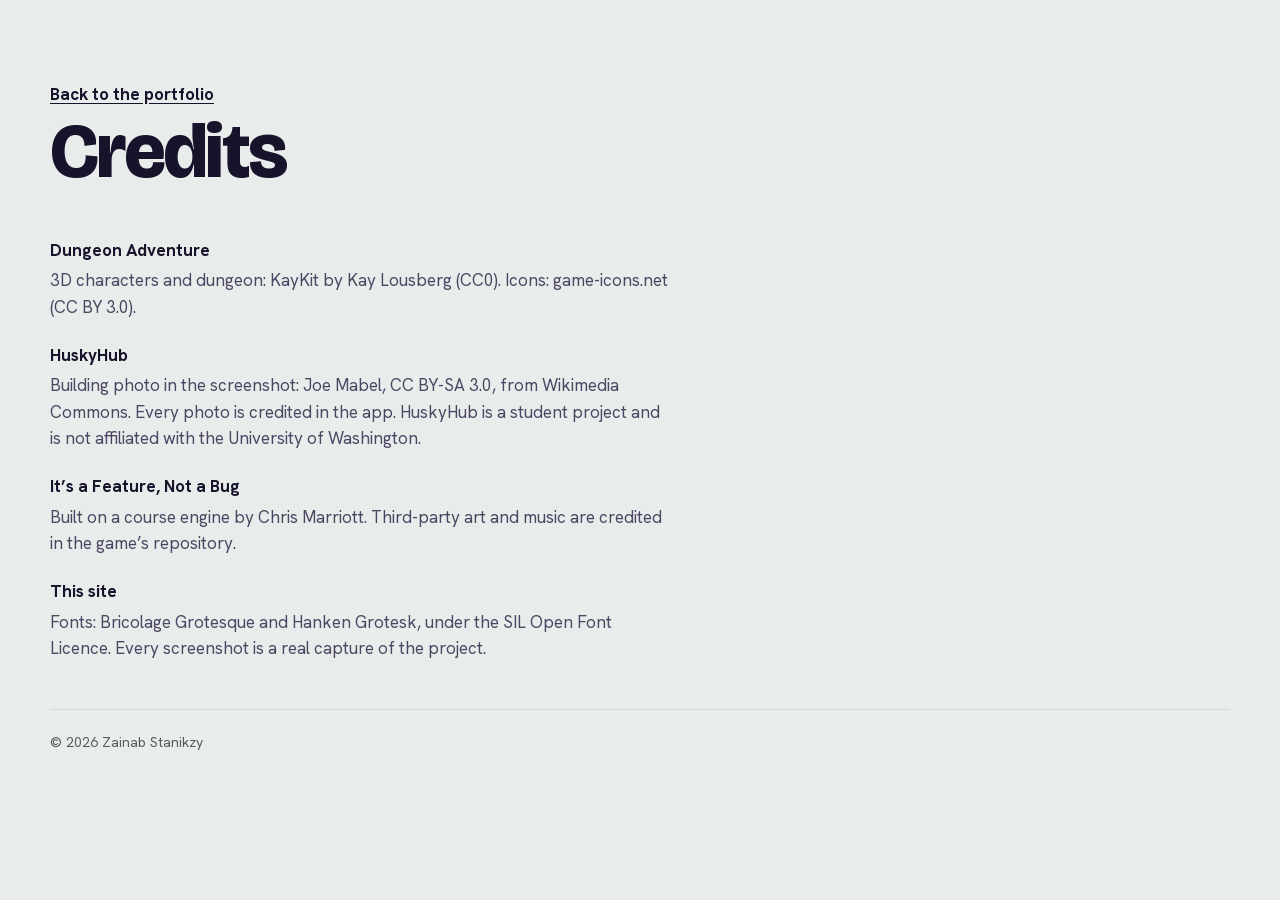
<file: credits.html>
<!doctype html>
<html lang="en">
<head>
  <meta charset="utf-8">
  <meta name="viewport" content="width=device-width, initial-scale=1">
  <title>Credits · Zainab Stanikzy</title>
  <meta name="theme-color" content="#24655f">
  <link rel="icon" href="favicon.svg" type="image/svg+xml">
  <link rel="stylesheet" href="styles.css">
</head>
<body>
  <main class="credits">
    <p><a href="./">Back to the portfolio</a></p>
    <h1 class="section-title">Credits</h1>
    <dl>
      <dt>Dungeon Adventure</dt>
      <dd>3D characters and dungeon: KayKit by Kay Lousberg (CC0). Icons: game-icons.net (CC BY 3.0).</dd>
      <dt>HuskyHub</dt>
      <dd>Building photo in the screenshot: Joe Mabel, CC BY-SA 3.0, from Wikimedia Commons. Every photo is credited in the app. HuskyHub is a student project and is not affiliated with the University of Washington.</dd>
      <dt>It’s a Feature, Not a Bug</dt>
      <dd>Built on a course engine by Chris Marriott. Third-party art and music are credited in the game’s repository.</dd>
      <dt>This site</dt>
      <dd>Fonts: Bricolage Grotesque and Hanken Grotesk, under the SIL Open Font Licence. Every screenshot is a real capture of the project.</dd>
    </dl>
  </main>
  <footer class="foot">
    <p>© 2026 Zainab Stanikzy</p>
  </footer>
</body>
</html>
</file>
<file: styles.css>
/* Zainab Stanikzy's portfolio: her name, the heroes from her game, and one sticker sheet per project. */
@font-face { font-family: "Bricolage Grotesque"; src: url(fonts/BricolageGrotesque.woff2) format("woff2"); font-weight: 200 800; font-display: swap; }
@font-face { font-family: "Hanken Grotesk"; src: url(fonts/HankenGrotesk-normal.woff2) format("woff2"); font-weight: 100 900; font-display: swap; }

:root {
  /* the first screen's field: one flat, committed teal */
  --teal: #24655f;
  --desk: #e8eceb;         /* the cool light ground under the sheets */
  --pink: #ff5aa5;         /* her Pink Mode: fills, with ink text on top (6.2:1) */
  --pink-type: #d81f74;    /* pink as text or icon on white (4.8:1) */
  --cream: #f7efe3;        /* type on the teal field (5.9:1) */
  --cream-soft: #d8e8e3;   /* secondary type on the teal field (5.3:1) */
  --ink: #17132b;          /* printed ink on stickers and liners */
  --ink-soft: #4b4763;
  --liner: #ffffff;        /* sticker-sheet backing */
  --liner-cut: #b9bdcf;    /* kiss-cut lines */
  --shadow: 0 1px 1px rgba(10, 30, 28, .25), 0 10px 22px -10px rgba(10, 30, 28, .5);
  --shadow-up: 0 2px 2px rgba(10, 30, 28, .2), 0 26px 40px -16px rgba(10, 30, 28, .55);
  --m: clamp(18px, 2vw, 28px);
  --edge: clamp(18px, 4vw, 64px);
  --gutter: max(var(--edge), (100% - 1840px) / 2);
  --bar: 56px;
  --rail: 36px;           /* the slim bar that appears after the first screen */
  --ease: cubic-bezier(.16, 1, .3, 1);
}
* { box-sizing: border-box; margin: 0; padding: 0; }
html.smooth { scroll-behavior: smooth; }
html { -webkit-text-size-adjust: 100%; scrollbar-color: var(--teal) var(--desk); }
body { background: var(--desk); color: var(--ink); font-family: "Hanken Grotesk", system-ui, sans-serif; font-weight: 400; font-size: 17px; line-height: 1.55; -webkit-font-smoothing: antialiased; }
::selection { background: var(--pink); color: var(--ink); }
a { color: inherit; text-underline-offset: 3px; }
img { display: block; max-width: 100%; height: auto; }
[hidden] { display: none; }
:focus-visible { outline: 3px solid var(--ink); outline-offset: 2px; box-shadow: 0 0 0 7px #fff; border-radius: 10px; }
.defs { position: absolute; width: 0; height: 0; overflow: hidden; }
.i { width: 1em; height: 1em; flex: none; }
.i--lg { width: 28px; height: 28px; }
.skip { position: absolute; left: 12px; top: -60px; z-index: 50; background: var(--ink); color: #fff; padding: 10px 16px; border-radius: 999px; font-weight: 600; text-decoration: none; }
.skip:focus { top: 10px; }
kbd { display: inline-grid; place-items: center; min-width: 1.7em; height: 1.7em; padding: 0 .4em; border-radius: 6px; background: #fff; color: var(--ink); border: 1px solid var(--liner-cut); box-shadow: 0 2px 0 var(--liner-cut); font-family: "Hanken Grotesk", sans-serif; font-weight: 700; font-size: max(11px, .78em); line-height: 1; margin: 0 .08em; }

/* Quiet links, top right, on the field */
.desk { position: absolute; inset: 0 0 auto 0; z-index: 6; height: var(--bar); display: flex; align-items: center; justify-content: flex-end; padding: 0 calc(var(--gutter) - 12px); color: var(--cream); }
.desk__nav { display: flex; gap: 2px; }
.desk__nav a { display: inline-flex; align-items: center; gap: 4px; min-height: 40px; padding: 0 12px; border-radius: 999px; font-weight: 600; font-size: 15px; text-decoration: none; transition: background-color .2s; }
.desk__nav a:hover { background: rgba(247, 239, 227, .14); }

/* First screen: her name very large, the heroes from her game in front of it */
.hero {
  position: relative; min-height: max(640px, 100svh); overflow: hidden; color: var(--cream);
  display: grid; grid-template-columns: minmax(0, 1fr) minmax(0, 1fr); grid-template-rows: 1fr auto auto;
  column-gap: 4vw; padding: calc(var(--bar) + 2vh) var(--gutter) 0;
  background: var(--teal); /* one flat, committed colour: cream type 5.9:1 everywhere on it */
}
.hero__name {
  grid-column: 1 / -1; grid-row: 1; align-self: start; position: relative; z-index: 1; margin-top: 2vh;
  font-family: "Bricolage Grotesque", sans-serif; font-weight: 800; font-variation-settings: "opsz" 96;
  font-size: clamp(64px, min(15.5vw, 27vh), 250px); line-height: .84; letter-spacing: -.045em;
}
.hero__name span { display: block; }
.hero__stage { grid-column: 2; grid-row: 1 / 3; align-self: end; justify-self: end; position: relative; z-index: 2; width: min(54vw, 118vh, 980px); margin: 0 -2vw -1vh 0; }
.heroes { display: block; position: relative; width: 100%; aspect-ratio: 820 / 466; padding: 0; border: 0; background: none; cursor: pointer; border-radius: 24px; }
.heroes__still, .heroes__turn, .heroes__cheer { position: absolute; inset: 0; width: 100%; height: 100%; }
.heroes__turn { background-repeat: no-repeat; background-size: 300% 700%; opacity: 0; }
.heroes.is-turning .heroes__turn { opacity: 1; }
.heroes.is-turning .heroes__still, .heroes.is-cheering .heroes__still, .heroes.is-cheering .heroes__turn { opacity: 0; }
.heroes__hint { position: absolute; right: 4%; bottom: 3%; font-size: 14px; font-weight: 600; color: var(--cream-soft); text-wrap: balance; }
.hero__intro { grid-column: 1; grid-row: 2; position: relative; z-index: 3; padding: 3vh 0 4vh; max-width: 36rem; }
.hero__role { font-size: clamp(18px, 1.45vw, 22px); line-height: 1.45; font-weight: 500; text-wrap: pretty; }
.hero__actions { display: flex; flex-wrap: wrap; gap: 10px; margin-top: 22px; }
.hero .pill--light { background: transparent; color: var(--cream); border-color: rgba(247, 239, 227, .75); }
.hero .pill--light:hover { background: var(--cream); color: var(--ink); border-color: var(--cream); }

/* The project index: one decision, which piece to open; hovering a name shows its screen */
.index { grid-column: 1 / -1; grid-row: 3; position: relative; z-index: 3; border-top: 1.5px solid rgba(247, 239, 227, .3); }
.index ol { list-style: none; display: grid; grid-template-columns: repeat(5, minmax(0, 1fr)); }
.index a { display: flex; flex-direction: column; gap: 3px; min-height: 76px; padding: 16px 12px 18px 0; text-decoration: none; }
.index b { font-size: 17px; font-weight: 700; line-height: 1.25; text-wrap: balance; }
.index span { font-size: 14px; color: var(--cream-soft); text-wrap: balance; }
.nowrap { white-space: nowrap; }
.index a:hover b { text-decoration: underline; text-decoration-thickness: 2px; text-underline-offset: 4px; }

/* Below the first screen: sticker sheets laid on the desk */
.work, .classwork, .skills, .contact { width: min(1180px, 100% - 2 * var(--m)); margin: 0 auto; }
.work { padding-top: clamp(64px, 9vw, 120px); }
.work:focus, .classwork:focus { outline: none; }
.section-title {
  margin: 0 0 clamp(28px, 4vw, 48px); color: var(--ink); text-wrap: balance;
  font-family: "Bricolage Grotesque", sans-serif; font-weight: 800; font-variation-settings: "opsz" 96;
  font-size: clamp(40px, 6vw, 88px); line-height: .95; letter-spacing: -.035em;
}
.sheet {
  --sheet: var(--liner); --sheet-ink: var(--ink); --sheet-soft: var(--ink-soft); --sheet-cut: var(--liner-cut);
  position: relative; color: var(--sheet-ink); display: grid; grid-template-columns: 1.15fr 1fr; gap: clamp(24px, 4vw, 56px); align-items: center;
  background: var(--sheet); border-radius: 22px; padding: clamp(22px, 3.4vw, 48px);
  box-shadow: 0 1px 2px rgba(0, 0, 0, .06), 0 24px 48px -32px rgba(23, 19, 43, .35);
  margin-bottom: clamp(28px, 4vw, 48px);
}
/* kiss-cut lines around the printed area of the liner */
/* kiss cuts: the liner is scored around each sticker */
.cut::before { content: ""; position: absolute; inset: -8px; border: 2px dashed var(--sheet-cut); border-radius: 24px; pointer-events: none; }
.cut--phone::before, .cut--inset::before { border-radius: 18px; }
.sheet--flip .sheet__media { order: 2; }
.sheet__media { position: relative; }
.cut { position: relative; background: #fff; padding: 8px; border-radius: 18px; box-shadow: var(--shadow); }
.cut img { border-radius: 11px; }
.cut--wide { transform: rotate(-1.2deg); }
.sheet--flip .cut--wide { transform: rotate(1.2deg); }
.cut--phone { position: absolute; width: 27%; right: -3%; bottom: -12%; transform: rotate(4deg); padding: 5px; border-radius: 14px; }
.cut--tall { width: 62%; margin-left: 16%; transform: rotate(-2.5deg); }
.sheet__text h3 { font-family: "Bricolage Grotesque", sans-serif; font-weight: 800; font-size: clamp(30px, 3.4vw, 46px); line-height: 1; font-variation-settings: "opsz" 96; letter-spacing: -.02em; text-wrap: balance; }
.lede { text-wrap: pretty; margin-top: 14px; font-size: clamp(17px, 1.4vw, 19px); line-height: 1.5; max-width: 46ch; }
.facts { text-wrap: balance; margin-top: 12px; font-size: 14px; font-weight: 600; color: var(--sheet-soft); }
.did { margin-top: 16px; list-style: none; display: grid; gap: 8px; max-width: 52ch; }
.did li { position: relative; padding-left: 20px; text-wrap: pretty; }
.did li::before { content: ""; position: absolute; left: 2px; top: .62em; width: 8px; height: 8px; border-radius: 50%; background: var(--pink); }
.actions { display: flex; flex-wrap: wrap; gap: 10px; margin-top: 22px; }
.pill {
  display: inline-flex; align-items: center; gap: 8px; min-height: 46px; padding: 0 18px; border-radius: 999px;
  border: 1.5px solid var(--ink); background: #fff; color: var(--ink); font-family: "Hanken Grotesk", sans-serif; font-weight: 700; font-size: 15px; line-height: 1;
  text-decoration: none; cursor: pointer; transition: background-color .2s, color .2s, transform .2s var(--ease);
}
.pill:hover { background: var(--ink); color: #fff; }
.pill--go { background: var(--pink); border-color: var(--pink); color: var(--ink); }
.pill--go:hover { background: #ff3d93; border-color: #ff3d93; color: var(--ink); transform: translateY(-1px); }
.pill--big { min-height: 56px; padding: 0 26px; font-size: 18px; }
.keys { margin-top: 14px; font-size: 14px; color: var(--sheet-soft); }
.credit { text-wrap: pretty; margin-top: 18px; font-size: 13px; color: var(--sheet-soft); max-width: 56ch; }

/* each sheet is printed in its project's colour */
.sheet--dungeon { --sheet: #251b2c; --sheet-ink: #f7efe3; --sheet-soft: #d4c6b6; --sheet-cut: rgba(247, 239, 227, .42); grid-template-columns: 1.35fr 1fr; padding-block: clamp(30px, 4.4vw, 64px); }
.sheet--dungeon .pill:not(.pill--go) { background: transparent; color: #f7efe3; border-color: rgba(247, 239, 227, .7); }
.sheet--dungeon .pill:not(.pill--go):hover { background: #f7efe3; color: #251b2c; }
.sheet--dungeon .cut { background: #f7efe3; }
.sheet--dungeon kbd { background: #3a2d42; color: #f7efe3; border-color: #5a4a63; box-shadow: 0 2px 0 #5a4a63; }
.sheet--jam { --sheet: #ffe4f0; --sheet-soft: #6b4058; --sheet-cut: #e293b8; }
.sheet--tetris { --sheet: #ece2ff; --sheet-soft: #574a74; --sheet-cut: #a993e6; }
.sheet--dungeon .did li::before { background: #f2c35b; }
.sheet--dungeon .copied { color: #a8f0d4; }
/* "How it's built": a fold-out printed on the sheet */
.how { margin-top: 18px; max-width: 54ch; border-top: 1.5px dashed var(--sheet-cut); }
.how summary { display: inline-flex; align-items: center; gap: 8px; min-height: 44px; font-weight: 700; cursor: pointer; list-style: none; }
.how summary::-webkit-details-marker { display: none; }
.how summary .i { width: 18px; height: 18px; color: var(--pink-type); transition: transform .3s var(--ease); }
.sheet--dungeon .how summary .i { color: var(--pink); }
.how[open] summary .i { transform: rotate(45deg); }
.how ul, .how ol { display: grid; gap: 6px; padding-left: 1.2em; margin: 4px 0 6px; font-size: 15.5px; }
.how li::marker { color: var(--sheet-soft); font-weight: 700; }
.cut--inset { position: absolute; width: 42%; right: -4%; bottom: -16%; transform: rotate(5deg); padding: 6px; border-radius: 14px; }
.cut--inset img { border-radius: 9px; }
/* phone preview of the keyboard game: hidden where the game can be played */
.play-phone { display: none; }
.can-touch .play-desk { display: none; }
.can-touch .play-phone { display: block; }
.kbd-note { display: flex; gap: 12px; align-items: flex-start; margin-top: 22px; color: var(--sheet-ink); }
.sheet--dungeon .kbd-note b { color: #ffd3e6; }
.kbd-note .i { color: var(--pink); margin-top: 1px; }
.strip { list-style: none; display: grid; grid-auto-flow: column; grid-auto-columns: 82%; gap: 12px; overflow-x: auto; scroll-snap-type: x mandatory; margin: 16px -4px 0; padding: 4px 4px 10px; scrollbar-width: thin; }
.strip li { scroll-snap-align: start; }
.strip img { border-radius: 12px; border: 6px solid #f7efe3; box-shadow: var(--shadow); }
.strip span { display: block; margin-top: 6px; font-size: 13px; font-weight: 600; color: var(--sheet-soft); }
.copied { min-height: 1.4em; margin-top: 8px; font-size: 14px; font-weight: 600; color: #0f6b52; }


/* TCSS 490: cards.js renders these, word for word; this only styles them */
.classwork { padding-top: clamp(40px, 6vw, 80px); }
.classwork__nojs { padding: 18px 22px; border-radius: 18px; border: 1.5px dashed #b9bccb; max-width: 60ch; }
.classwork__when { margin: calc(-1 * clamp(16px, 2.6vw, 32px)) 0 28px; color: var(--ink-soft); font-weight: 600; }
.artifacts { align-items: start; row-gap: 34px; padding-top: 14px; display: grid; grid-template-columns: repeat(auto-fill, minmax(min(100%, 330px), 1fr)); gap: 18px; }
.artifact { position: relative; background: var(--liner); border-radius: 18px; padding: 22px 22px 24px; box-shadow: 0 1px 2px rgba(0, 0, 0, .06), 0 18px 36px -28px rgba(23, 19, 43, .35); display: flex; flex-direction: column; gap: 12px; }
.artifact--planned { background: transparent; box-shadow: none; border: 1.5px dashed #b9bccb; }
.artifact__meta { position: relative; margin: -37px 0 0 -6px; align-self: flex-start; display: flex; align-items: center; gap: 8px; width: max-content; max-width: calc(100% - 32px); padding: 5px 6px 5px 13px; border-radius: 18px; background: var(--ink); color: #fff; box-shadow: var(--shadow); }
.artifact__num { font-weight: 800; font-size: 13.5px; white-space: nowrap; }
.artifact__name { font-size: 13.5px; line-height: 1.3; color: #d6d3e6; }
.badge { flex: none; font-size: 12px; font-weight: 700; padding: 3px 9px; border-radius: 999px; background: #dff3ef; color: #12554f; }
.badge--muted { background: #ece9f5; color: #4b4763; }
.artifact--planned .artifact__meta { background: #4b4763; }
.artifact .card__title { font-family: "Bricolage Grotesque", sans-serif; font-weight: 800; font-size: 24px; line-height: 1.1; letter-spacing: -.01em; }
.artifact__label { font-size: 12.5px; font-weight: 700; color: var(--ink-soft); margin-top: 4px; }
.artifact__body p:not(.artifact__label) { font-size: 15.5px; line-height: 1.55; text-wrap: pretty; }
.artifact__body { display: flex; flex-direction: column; gap: 8px; }
.card__actions { display: flex; flex-wrap: wrap; gap: 8px; margin-top: 8px; }
.button { display: inline-flex; align-items: center; gap: 6px; min-height: 40px; padding: 0 14px; border-radius: 999px; border: 1.5px solid var(--ink); font-weight: 700; font-size: 14px; text-decoration: none; transition: background-color .2s, color .2s; }
.button--primary { background: var(--ink); color: #fff; }
.button:hover { background: var(--pink); border-color: var(--pink); color: var(--ink); }
.button__icon { display: none; }
.button::after { content: ""; width: 13px; height: 13px; background: currentColor;
  -webkit-mask: url("data:image/svg+xml,%3Csvg xmlns='http://www.w3.org/2000/svg' viewBox='0 0 20 20'%3E%3Cpath d='M7 4.5h8.5V13M15.2 4.8 4.8 15.2' fill='none' stroke='black' stroke-width='2.2' stroke-linecap='round' stroke-linejoin='round'/%3E%3C/svg%3E") center / contain no-repeat;
          mask: url("data:image/svg+xml,%3Csvg xmlns='http://www.w3.org/2000/svg' viewBox='0 0 20 20'%3E%3Cpath d='M7 4.5h8.5V13M15.2 4.8 4.8 15.2' fill='none' stroke='black' stroke-width='2.2' stroke-linecap='round' stroke-linejoin='round'/%3E%3C/svg%3E") center / contain no-repeat; }

/* Skills: small round stickers */
.skills { padding-top: clamp(56px, 8vw, 104px); }
.dots { display: grid; grid-template-columns: repeat(auto-fit, minmax(220px, 1fr)); gap: 28px; }
.dots h3 { font-family: "Bricolage Grotesque", sans-serif; font-weight: 800; font-size: 18px; line-height: 1.2; margin-bottom: 12px; }
.dots ul { list-style: none; display: flex; flex-wrap: wrap; gap: 8px; }
.dots li { padding: 6px 13px; border-radius: 999px; background: #fff; border: 1.5px solid #e2e1ea; font-weight: 600; font-size: 15px; }

.contact { padding: clamp(72px, 10vw, 140px) 0 clamp(56px, 7vw, 96px); text-align: center; }
.foot { display: flex; flex-wrap: wrap; justify-content: space-between; gap: 6px 24px; width: min(1180px, 100% - 2 * var(--m)); margin: 0 auto; padding: 22px 0 32px; border-top: 1.5px solid #d3d9d8; font-size: 14px; color: #4f5d5b; }
.contact__title { font-family: "Bricolage Grotesque", sans-serif; font-weight: 800; font-variation-settings: "opsz" 96; font-size: clamp(40px, 6vw, 88px); line-height: .95; letter-spacing: -.035em; color: var(--ink); text-wrap: balance; }
.contact p { margin: 18px 0 26px; font-size: 18px; }


/* Tall screens (phones, upright tablets): name, heroes, intro and index stack in reading order */
@media (max-width: 760px), (orientation: portrait) and (max-width: 1100px) {
  .hero { display: flex; flex-direction: column; min-height: 0; padding-top: calc(var(--bar) + 8px); }
  .hero__name { font-size: clamp(56px, 19vw, 150px); margin-top: 1vh; }
  .hero__stage { margin: -3vw -4vw 0 auto; width: min(100%, 680px); }
  .heroes__hint { position: static; margin-top: 2px; text-align: right; padding-right: 4vw; font-size: 13px; }
  .hero__intro { padding: 18px 0 26px; }
  .hero__actions .pill { flex: 1 1 auto; justify-content: center; }
  .index ol { grid-template-columns: 1fr; }
  .index li + li { border-top: 1px solid rgba(247, 239, 227, .2); }
  .index a { min-height: 60px; padding: 12px 0; flex-direction: row; align-items: baseline; justify-content: space-between; gap: 12px; }
  .index span { text-align: right; }
  }
@media (max-width: 520px) {
  .hero__stage { margin-top: 0; }
  .index a { flex-direction: column; align-items: flex-start; gap: 2px; }
  .index span { text-align: left; }
}
@media (max-width: 760px), (orientation: portrait) and (max-width: 1100px) {
  .desk__nav a { padding: 0 9px; font-size: 14.5px; }
  .sheet { grid-template-columns: 1fr; padding: 20px 18px 24px; border-radius: 18px; }
  .sheet--flip .sheet__media { order: 0; }
  .sheet__media { margin-bottom: 14px; }
  .sheet__media:has(.cut--phone, .cut--inset) { margin-bottom: max(26px, 7vw); }
  .cut--phone { width: 30%; right: -2%; bottom: -10%; }
  .cut--inset { width: 44%; right: -2%; bottom: -10%; }
  .cut--tall { margin-left: 10%; }
  .actions .pill { flex: 1 1 auto; justify-content: center; }
}
@media (prefers-reduced-motion: reduce) {
  html, html.smooth { scroll-behavior: auto; }
  .pill { transition: none; }
}

/* The bar that appears after the first screen: slim and quiet, in the first screen's teal and cream */
.rail { position: fixed; inset: 0 0 auto 0; z-index: 15; display: flex; align-items: center; justify-content: flex-end; gap: 2px; height: var(--rail); padding: 0 calc(var(--gutter) - 10px); background: var(--teal); color: var(--cream); transform: translateY(-110%); transition: transform .3s var(--ease); }
/* it also slides in whenever the keyboard reaches one of its links, so Tab never skips it */
.rail.is-on, .rail:focus-within { transform: none; }
.rail:not(.is-on):not(:focus-within) { pointer-events: none; }
.rail a { display: inline-flex; align-items: center; height: var(--rail); padding: 0 10px; font-weight: 500; font-size: 14px; text-decoration: none; white-space: nowrap; color: var(--cream-soft); }
.rail a:hover, .rail a[aria-current="true"] { color: var(--cream); }
@media (hover: hover) {
  .rail a:hover { text-decoration: underline; text-decoration-thickness: 1px; text-underline-offset: 5px; }
}
.rail a[aria-current="true"] { font-weight: 700; text-decoration: underline; text-decoration-thickness: 1.5px; text-underline-offset: 5px; }
.rail a:focus-visible { outline-color: var(--cream); outline-offset: -3px; box-shadow: none; }
@media (pointer: coarse) {
  :root { --rail: 44px; }
}
/* Projects lands with the first screen fully behind the bar; everything else gets a little air under it */
/* nothing the page scrolls to, by link or by keyboard, lands under the bar */
html.js { scroll-padding-top: var(--rail); }
.js :is(.sheet, .classwork, .skills, .contact, .play-phone) { scroll-margin-top: 16px; }
.skills:focus, .contact:focus { outline: none; box-shadow: none; }
@media (max-width: 520px) {
  .rail { justify-content: space-between; padding: 0 6px; }
}
@media (prefers-reduced-motion: reduce) {
  .rail, .how summary .i, .desk__nav a { transition: none; }
}

/* Scrawdle's sheet: the game show's stage purple, with its marquee gold */
.sheet--scrawdle { --sheet: #1d1440; --sheet-ink: #f7efe3; --sheet-soft: #cfc6ee; --sheet-cut: rgba(247, 239, 227, .42); }
.sheet--scrawdle .pill:not(.pill--go) { background: transparent; color: #f7efe3; border-color: rgba(247, 239, 227, .7); }
.sheet--scrawdle .pill:not(.pill--go):hover { background: #f7efe3; color: #1d1440; }
.sheet--scrawdle .cut { background: #f7efe3; }
.sheet--scrawdle .did li::before { background: #f2c35b; }
.sheet--scrawdle .how summary .i { color: var(--pink); }
/* the first screen's project index */
@media (min-width: 761px) and (orientation: landscape), (min-width: 1101px) {
  .index ol { grid-template-columns: repeat(3, minmax(0, 1fr)); }
  .index a { padding-right: 20px; }
  .hero__intro { max-width: 40rem; }
  /* Scrawdle's screen sits on the right, in the same wider column the other sheets give theirs */
  .sheet--scrawdle { grid-template-columns: 1fr 1.15fr; }
}
/* a sticker's cut line may reach past the page edge on upright tablets; it never makes the page scroll sideways */
main { overflow-x: clip; }
.desk__nav a, .button { min-height: 44px; }
/* the names sit on one line each where there is room for them; narrower landscape windows wrap onto two rows */
@media (min-width: 1000px) and (orientation: landscape), (min-width: 1101px) {
  .index ol { grid-template-columns: repeat(5, minmax(max-content, 1fr)); }
}
/* the heroes' focus ring stays inside the first screen instead of being cut at its edge */
.heroes:focus-visible { outline-offset: -8px; box-shadow: inset 0 0 0 5px #fff; }

/* ---- Play in place: the still screen grows where it stands and becomes the game ---- */
.vh { position: absolute; width: 1px; height: 1px; overflow: hidden; clip-path: inset(50%); white-space: nowrap; }
.sheet.is-playing { grid-template-columns: 1fr; row-gap: 14px; padding-block: 18px 20px; }
.sheet.is-playing .sheet__media { justify-self: center; width: min(100%, var(--stage-w, 100%)); margin: 0; }
.sheet.is-playing .cut--wide { transform: none; box-shadow: var(--shadow-up); }
.sheet.is-playing .cut--wide > img { width: 100%; height: auto; aspect-ratio: var(--stage-ar); object-fit: cover; position: relative; z-index: 2; transition: opacity .4s var(--ease); }
.sheet.is-playing .cut--inset, .sheet.is-playing .cut--phone { display: none; }
.live { position: absolute; inset: 8px; border-radius: 11px; overflow: hidden; background: #0d0a14; }
.live iframe { position: absolute; left: 0; top: 0; border: 0; transform-origin: 0 0; transform: scale(var(--gs, 1)); }
/* the hand-over: still, then the game's own opening screen, then the game itself */
.live__opening { position: absolute; inset: 0; width: 100%; height: 100%; object-fit: cover; z-index: 1; border-radius: 0; opacity: 0; filter: brightness(.86) saturate(.9); }
/* the opening screen is simply there, dimmed, under the still; only the still fades, so nothing shows through */
.cut--wide.is-opening .live__opening { opacity: 1; }
.cut--wide.is-opening > img { opacity: 0; pointer-events: none; }
/* when the game is ready the dimmed opening screen fades away and the lights come up on the real thing */
.cut--wide.is-live .live__opening { opacity: 0; pointer-events: none; transition: opacity .4s var(--ease); }
.cut--wide.is-live > img { opacity: 0; pointer-events: none; }
/* a label tab on the sticker's top edge says what is happening, like the tabs on the class-work cards */
.live__note { position: absolute; z-index: 3; left: 14px; top: -15px; padding: 6px 13px; border-radius: 18px; background: var(--ink); color: #fff; font-size: 13.5px; font-weight: 700; line-height: 1.3; box-shadow: var(--shadow); }
.live__note a { color: #fff; }
/* while it wakes, the cut line around the sticker breathes */
@keyframes waking { 50% { opacity: .35; } }
.cut--wide.is-waking::before { animation: waking 1.4s ease-in-out infinite; }
/* while it plays, the sheet keeps only what you need: its name and keys on the left, the way out on the right */
.sheet.is-playing .sheet__text { display: grid; grid-template-columns: minmax(0, 1fr) auto; column-gap: 22px; align-items: center; width: min(100%, var(--stage-w, 100%)); justify-self: center; }
.sheet.is-playing .sheet__text > :not(h3):not(.play-desk) { display: none; }
.sheet.is-playing .sheet__text h3 { grid-column: 1; grid-row: 1; font-size: clamp(22px, 2vw, 28px); }
.sheet.is-playing .play-desk { display: contents; }
.sheet.is-playing .play-desk .keys { grid-column: 1; grid-row: 2; margin: 4px 0 0; text-wrap: balance; }
.sheet.is-playing .play-desk .actions { grid-column: 2; grid-row: 1 / span 2; margin: 0; flex-wrap: nowrap; }
/* the motion: everything travels together; the old words leave first and the new row arrives last */
::view-transition-group(*) { animation-duration: .6s; animation-timing-function: cubic-bezier(.22, 1, .36, 1); }
::view-transition-old(*), ::view-transition-new(*) { height: 100%; object-fit: none; object-position: top; }
::view-transition-old(stage), ::view-transition-new(stage) { object-fit: cover; object-position: center; }
::view-transition-old(root), ::view-transition-new(root) { animation-duration: .2s; }
@keyframes words-out { to { opacity: 0; } }
@keyframes words-in { from { opacity: 0; transform: translateY(6px); } }
::view-transition-old(stage-text) { animation: words-out .06s ease-out both; height: auto; object-fit: none; object-position: left top; }
::view-transition-new(stage-text) { animation: words-in .22s .3s ease-out both; height: auto; object-fit: none; object-position: left top; }
:root[data-vt="out"]::view-transition-group(*) { animation-duration: .38s; }
:root[data-vt="out"]::view-transition-new(stage-text) { animation-delay: .16s; }
@media (prefers-reduced-motion: reduce) {
  .sheet.is-playing .cut--wide > img, .live__opening { transition: none; }
  .cut--wide.is-waking::before { animation: none; }
}

/* ---- The game window (the first screen's Play button) ---- */
.screen { margin: auto; padding: 0; border: 0; background: transparent; max-width: none; max-height: none; overflow: visible; }
.screen::backdrop { background: rgba(14, 30, 28, .72); backdrop-filter: blur(3px); }
.screen__bar { display: flex; align-items: center; gap: 10px; margin-bottom: 10px; color: #fff; }
.screen__title { flex: 1; font-family: "Bricolage Grotesque", sans-serif; font-weight: 800; letter-spacing: -.01em; font-size: 22px; line-height: 1.3; }
.screen__title span { display: block; }
.screen__hint { font-family: "Hanken Grotesk", sans-serif; font-weight: 500; font-size: 13.5px; line-height: 1.6; color: #d9efec; }
.screen__title kbd { font-size: 11px; }
.pill--quiet { background: transparent; color: #fff; border-color: rgba(255, 255, 255, .6); }
.pill--quiet:hover { background: #fff; color: var(--ink); }
.pill--close { background: #fff; color: var(--ink); border-color: #fff; min-height: 48px; padding: 0 20px; font-size: 16px; }
.pill--close:hover { background: var(--pink); border-color: var(--pink); color: var(--ink); }
.screen__glass { padding: 12px; border-radius: 22px; background: #111; box-shadow: 0 30px 80px -20px rgba(0, 0, 0, .6); }
.screen__frame { width: var(--gw, 960px); height: var(--gh, 600px); --fw: 960px; --fh: 600px; overflow: hidden; border-radius: 10px; background: #000; position: relative; }
.screen__frame iframe { position: absolute; left: 0; top: 0; width: var(--fw); height: var(--fh); border: 0; transform-origin: 0 0; transform: scale(var(--gs, 1)); }
body:has(dialog[open]) { overflow: hidden; } /* the page stays put behind the game window */
.screen__loading { position: absolute; inset: 0; display: grid; place-content: center; padding: 24px; text-align: center; color: #d9efec; font-weight: 600; text-wrap: balance; }
.screen__loading a { color: #fff; }
.screen:focus { outline: none; box-shadow: none; }
.screen__frame:focus-visible { outline: 3px solid #fff; outline-offset: 3px; box-shadow: none; }
.screen__hint { width: 0; min-width: 100%; }
.screen__glass.has-keys { outline: 3px solid var(--pink); outline-offset: 2px; }
/* a word left on a resting sticker after a game could not load */
.cut--wide > .live__note { transform: none; }

/* ================= The slice: opening, one project scene, and its story ================= */
/* Opening: each project is there as its own sticker, pressed along the bottom of the field, big enough to read */
.index ol { align-items: end; }
.index__thumb { width: clamp(96px, min(13.2vw, 21vh), 208px); max-width: 100%; height: auto; aspect-ratio: 16 / 10; object-fit: cover; padding: 5px; background: var(--cream); border-radius: 13px; box-shadow: var(--shadow); margin: 0 0 12px; transform: rotate(-4deg); transform-origin: 50% 85%; transition: transform .45s var(--ease), box-shadow .45s var(--ease); }
.index li:nth-child(2) .index__thumb { transform: rotate(3deg) translateY(-8px); }
.index li:nth-child(3) .index__thumb { transform: rotate(-1.5deg) translateY(4px); }
.index li:nth-child(4) .index__thumb { transform: rotate(4.5deg) translateY(-4px); }
.index li:nth-child(5) .index__thumb { transform: rotate(-2.5deg); }
.index a:hover .index__thumb, .index a:focus-visible .index__thumb { transform: rotate(0) translateY(-12px) scale(1.1); box-shadow: var(--shadow-up); }
.index a { padding-top: 0; margin-top: -26px; } /* the stickers overlap the hairline, as if stuck over it */
@media (min-width: 1000px) and (orientation: landscape), (min-width: 1101px) { .hero__intro { padding-bottom: calc(3vh + 44px); } }
.index { border-top-color: rgba(247, 239, 227, .22); }
/* the heroes' caption is a quiet tab that shows when you are near them, and never sits on them */
.hero .heroes__hint { right: 2%; bottom: auto; top: -4%; pointer-events: none; padding: 6px 12px; border-radius: 18px; background: rgba(23, 19, 43, .5); color: var(--cream); opacity: 0; transition: opacity .3s; }
.heroes:hover + .heroes__hint, .heroes:focus-visible + .heroes__hint { opacity: 1; }
/* depth: the name slides behind the heroes as the pointer moves */
.hero__name { translate: calc(var(--px, 0) * -26px) calc(var(--py, 0) * -12px); transition: translate .6s var(--ease); }
.hero__stage { translate: none; }
@media (min-width: 1000px) and (orientation: landscape) { .hero__name { font-size: clamp(64px, min(15.5vw, 22vh), 250px); } }
@media (max-width: 760px), (orientation: portrait) and (max-width: 1100px) {
  .index a { margin-top: 0; padding: 10px 0; display: grid; grid-template-columns: 96px minmax(0, 1fr); column-gap: 14px; align-items: center; }
  .index__thumb, .index li:nth-child(n) .index__thumb { grid-row: 1 / span 2; width: 96px; margin: 0; transform: rotate(-2deg); }
  .index a b { align-self: end; } .index a span { align-self: start; text-align: left; }
  .hero .heroes__hint { position: static; opacity: 1; background: none; padding: 0 4vw 0 0; }
}
@media (min-width: 761px) and (max-width: 999px) and (orientation: landscape) {
  .index a { margin-top: 0; padding: 8px 12px 8px 0; display: grid; grid-template-columns: 84px minmax(0, 1fr); column-gap: 12px; align-items: center; min-height: 0; }
  .index__thumb, .index li:nth-child(n) .index__thumb { grid-row: 1 / span 2; width: 84px; margin: 0; transform: rotate(-2deg); }
  .index a b { align-self: end; } .index a span { align-self: start; }
  .hero__name { font-size: clamp(56px, min(14vw, 20vh), 200px); }
}

/* A project as a scene, not a card: the screen runs large and off the sheet's edge, and the name crosses it at poster size */
.sheet--scene { display: grid; grid-template-columns: repeat(12, minmax(0, 1fr)); column-gap: clamp(24px, 3vw, 48px); row-gap: 0; align-items: center; padding: clamp(32px, 4vw, 56px) clamp(22px, 3.4vw, 48px); overflow: visible; }
.sheet--scene .sheet__media { grid-column: 1 / span 7; grid-row: 1; margin: 0; }
.sheet--scene .cut--wide { transform: rotate(-1.2deg); }
.sheet--scene .sheet__text { grid-column: 8 / -1; grid-row: 1; position: relative; z-index: 2; display: block; }
.sheet--scene .sheet__text h3 { font-size: clamp(44px, 4.7vw, 84px); line-height: .88; letter-spacing: -.035em; text-wrap: balance; }
.sheet--scene .sheet__text .lede { margin-top: clamp(16px, 1.8vw, 26px); }
.sheet--scene .sheet__text .facts { margin-top: 12px; }
.sheet--scene .play-desk { margin-top: clamp(18px, 2vw, 28px); }
.sheet--scene .actions { margin-top: 0; }
/* the keys and the full-game link belong to playing, not to the resting page */
.sheet:not(.is-playing) .play-desk .keys, .sheet:not(.is-playing) .only-playing { display: none; }
.sheet.is-playing .only-resting, .sheet.is-playing .pill--story { display: none; }
.pill--story { background: transparent; }
.i--in { transition: transform .3s var(--ease); }
.pill--story:hover .i--in { transform: translateX(3px); }
/* while it plays, the scene steps back into the plain playing layout */
.sheet--scene.is-playing { grid-template-columns: 1fr; padding: 18px clamp(22px, 3.4vw, 48px) 20px; }
.sheet--scene.is-playing .sheet__media { grid-column: 1; grid-row: auto; margin-left: 0; }
.sheet--scene.is-playing .sheet__text { grid-column: 1; grid-row: auto; grid-template-columns: minmax(0, 1fr) auto; height: auto; row-gap: 0; pointer-events: auto; }
.sheet--scene.is-playing .sheet__text h3 { grid-column: 1; font-size: clamp(22px, 2vw, 28px); line-height: 1; text-shadow: none; }
.sheet--scene.is-playing .play-desk .keys { grid-column: 1; }
/* the stickers are pressed onto the sheet once, when most of the scene is in view */
@keyframes stick { from { transform: rotate(var(--from-r, -6deg)) translateY(-18px) scale(1.05); box-shadow: var(--shadow-up); } }
.js .sheet--scene:not(.is-settled) .cut { animation: stick .7s var(--ease) both paused; }
.js .sheet--scene.is-stuck:not(.is-settled) .cut { animation-play-state: running; }
@media (max-width: 760px), (orientation: portrait) and (max-width: 1100px) {
  .sheet--scene { grid-template-columns: 1fr; padding: 20px 18px 26px; }
  .sheet--scene .sheet__media { grid-column: 1; grid-row: auto; margin: 0 0 6px; }
    .sheet--scene .sheet__text { grid-column: 1; grid-row: auto; display: block; height: auto; }
  .sheet--scene .sheet__text h3 { font-size: clamp(42px, 12vw, 84px); margin-top: 26px; }
  .sheet--scene .sheet__text .lede { margin-top: 16px; }
  .sheet--scene .sheet__text .facts { margin-top: 12px; }
  .sheet--scene .actions { margin-top: 22px; }
}
@media (prefers-reduced-motion: reduce) {
  .hero__name { translate: none; transition: none; }
  .index__thumb, .i--in, .hero .heroes__hint { transition: none; }
  .js .sheet--scene .cut { animation: none !important; }
}
/* the screen you were looking at carries you into its story, and back (only for people who have not asked for less motion) */
@media (prefers-reduced-motion: no-preference) { @view-transition { navigation: auto; } }
#dungeon .cut--wide, .story__stage { view-transition-name: dungeon-stage; }
::view-transition-old(dungeon-stage), ::view-transition-new(dungeon-stage) { height: 100%; object-fit: cover; object-position: center; }
.foot__link { display: inline-flex; align-items: center; min-height: 44px; padding: 0 6px; }

/* ---- A project's story page ---- */
.story-bar { position: sticky; top: 0; z-index: 15; display: flex; align-items: center; gap: 2px; height: 44px; padding: 0 calc(var(--gutter) - 10px); background: #251b2c; color: #f7efe3; }
.story-bar a { display: inline-flex; align-items: center; gap: 6px; height: 44px; padding: 0 10px; font-size: 14px; font-weight: 500; text-decoration: none; color: #d4c6b6; white-space: nowrap; }
.story-bar a:hover { color: #f7efe3; text-decoration: underline; text-underline-offset: 5px; }
.story-bar a:first-child { margin-right: auto; color: #f7efe3; font-weight: 700; }
.story-bar a:focus-visible { outline-color: #f7efe3; outline-offset: -3px; box-shadow: none; }
.story-bar .i { transform: rotate(180deg); }
.story { --sheet-soft: #d4c6b6; background: #251b2c; color: #f7efe3; }
.story-bar a[aria-current="true"] { color: #f7efe3; font-weight: 700; text-decoration: underline; text-decoration-thickness: 1.5px; text-underline-offset: 5px; }
.story__top { display: grid; grid-template-columns: minmax(0, 1.25fr) minmax(0, 1fr); gap: clamp(24px, 4vw, 64px); align-items: center; width: min(1280px, 100% - 2 * var(--m)); margin: 0 auto; padding: clamp(36px, 5vw, 76px) 0 clamp(56px, 7vw, 104px); }
.story__top h1 { font-family: "Bricolage Grotesque", sans-serif; font-weight: 800; font-variation-settings: "opsz" 96; font-size: clamp(52px, 8vw, 128px); line-height: .86; letter-spacing: -.035em; text-wrap: balance; }
.story__top .lede { max-width: 30ch; font-size: clamp(19px, 1.7vw, 24px); margin-top: 22px; }
.story__top .facts { margin-top: 14px; }
.story .pill:not(.pill--go) { background: transparent; color: #f7efe3; border-color: rgba(247, 239, 227, .7); }
.story .pill:not(.pill--go):hover { background: #f7efe3; color: #251b2c; }
.story__stage { background: #f7efe3; transform: rotate(-1.6deg); }
.story__stage::before { border-color: rgba(247, 239, 227, .42); }
.story__body { background: var(--desk); color: var(--ink); }
.story__section { width: min(1180px, 100% - 2 * var(--m)); margin: 0 auto; padding: clamp(56px, 8vw, 112px) 0 0; scroll-margin-top: 44px; }
.story__section h2 { font-family: "Bricolage Grotesque", sans-serif; font-weight: 800; font-variation-settings: "opsz" 96; font-size: clamp(34px, 5.4vw, 80px); line-height: .92; letter-spacing: -.03em; text-wrap: balance; max-width: 14ch; }
.story__section p, .story__section li { text-wrap: pretty; }
.story__section p { font-size: clamp(17px, 1.3vw, 19px); max-width: 58ch; }
.story__section a { text-decoration-thickness: 1.5px; }
.story__full { margin-top: clamp(24px, 3.4vw, 44px); transform: rotate(.7deg); }
.story__full .cut, .story__trio .cut, .story__full { --sheet-cut: var(--liner-cut); }
.story__cols { display: grid; grid-template-columns: repeat(2, minmax(0, 1fr)); gap: clamp(18px, 4vw, 56px); margin-top: clamp(24px, 3.4vw, 44px); align-items: start; }
.story__cols ul { list-style: none; display: grid; gap: 10px; }
.story__cols ul li { position: relative; padding-left: 20px; }
.story__cols ul li::before { content: ""; position: absolute; left: 2px; top: .62em; width: 8px; height: 8px; border-radius: 50%; background: var(--pink); }
/* the three cameras, side by side as one set */
.story__trio { list-style: none; display: grid; grid-template-columns: repeat(3, minmax(0, 1fr)); gap: clamp(18px, 2.6vw, 34px); margin-top: clamp(28px, 4vw, 52px); counter-reset: none; }
.story__trio li { display: grid; gap: 6px; align-content: start; }
.story__trio li:nth-child(1) .cut { transform: rotate(-1.4deg); }
.story__trio li:nth-child(2) .cut { transform: rotate(.9deg) translateY(10px); }
.story__trio li:nth-child(3) .cut { transform: rotate(-.6deg); }
.story__trio .cut { margin-bottom: 18px; }
.story__trio b { font-family: "Bricolage Grotesque", sans-serif; font-weight: 800; font-size: clamp(19px, 1.7vw, 24px); line-height: 1.1; }
.story__trio span { color: var(--ink-soft); font-size: 15.5px; max-width: 34ch; }
.story__aside { margin-top: clamp(20px, 3vw, 36px); color: var(--ink-soft); }
.story__keys { margin-top: clamp(20px, 3vw, 36px); display: grid; grid-template-columns: repeat(2, minmax(0, 1fr)); gap: 0 clamp(28px, 6vw, 96px); }
.story__keys div { display: flex; align-items: baseline; justify-content: space-between; gap: 14px; padding: 12px 0; border-bottom: 1.5px dashed var(--liner-cut); }
.story__keys dt { font-weight: 700; white-space: nowrap; }
.story__keys dd { color: var(--ink-soft); text-align: right; }
.story__code { margin-top: 12px; padding: 14px 16px; border-radius: 12px; background: var(--ink); color: #f7efe3; font: 500 15px/1.6 ui-monospace, "SF Mono", Menlo, monospace; overflow-x: auto; }
.story__end { width: min(1180px, 100% - 2 * var(--m)); margin: 0 auto; padding: clamp(56px, 8vw, 110px) 0 clamp(40px, 6vw, 72px); display: flex; flex-wrap: wrap; align-items: center; justify-content: space-between; gap: 18px; }
.story__end p { font-size: 14px; color: var(--ink-soft); max-width: 62ch; }
@media (max-width: 760px), (orientation: portrait) and (max-width: 1100px) {
  .story__top { grid-template-columns: 1fr; padding-top: 24px; }
  .story__cols, .story__keys { grid-template-columns: 1fr; }
  .story__trio { grid-template-columns: 1fr; gap: 30px; }
  .story__trio li:nth-child(n) .cut { transform: rotate(-.8deg); }
  .story-bar { padding: 0 6px; overflow-x: auto; scrollbar-width: none;  }
}

/* ================= Just for play: Light the hall ================= */
.toys { width: min(1180px, 100% - 2 * var(--m)); margin: 0 auto; padding-top: clamp(56px, 8vw, 104px); scroll-margin-top: calc(var(--rail) + 16px); }
.toys:focus { outline: none; box-shadow: none; }
.pill[hidden] { display: none; }
.toy { display: grid; grid-template-columns: 2fr 1fr; gap: clamp(24px, 4vw, 56px); align-items: center; }
.toy__text h3 { font-family: "Bricolage Grotesque", sans-serif; font-weight: 800; font-variation-settings: "opsz" 96; font-size: clamp(34px, 4vw, 56px); line-height: .95; letter-spacing: -.03em; }
.toy__text .facts { color: var(--ink-soft); }
/* the hall: one light, and everything answers to it */
.torch { --lx: 50%; --ly: 38%; --sx: 0px; --sy: 14px; --r: 30%; --lit: 0; position: relative; aspect-ratio: 16 / 10; border-radius: 22px; overflow: hidden; background: #0f0a14; cursor: none; touch-action: none; isolation: isolate; box-shadow: 0 1px 2px rgba(0, 0, 0, .06), 0 24px 48px -32px rgba(23, 19, 43, .5); }
.torch:focus-visible { outline: 3px solid var(--ink); outline-offset: 3px; box-shadow: 0 0 0 9px #fff; border-radius: 22px; }
.torch__wall, .torch__floor { position: absolute; inset: 0; }
.torch__wall { background:
  radial-gradient(circle at var(--lx) var(--ly), rgba(255, 190, 110, .34), rgba(255, 150, 70, .1) 26%, transparent 46%),
  radial-gradient(circle at 16% 20%, rgba(255, 180, 90, calc(.3 * var(--t1, 0))), transparent 30%),
  radial-gradient(circle at 50% 12%, rgba(255, 180, 90, calc(.3 * var(--t2, 0))), transparent 30%),
  radial-gradient(circle at 84% 20%, rgba(255, 180, 90, calc(.3 * var(--t3, 0))), transparent 30%),
  linear-gradient(#1b1322, #0f0a14 62%); }
.torch__floor { top: 62%; background: radial-gradient(ellipse 60% 120% at var(--lx) 0%, rgba(255, 170, 90, .22), transparent 70%), linear-gradient(#17101c, #0b070e); border-top: 1px solid rgba(255, 200, 140, .08); }
.torch__heroes { position: absolute; left: 12%; right: 12%; bottom: 4%; aspect-ratio: 820 / 466; background: no-repeat 50% 50% / 300% 700%; }
.torch__heroes--dark { filter: brightness(.16) saturate(.5) drop-shadow(var(--sx) var(--sy) 14px rgba(0, 0, 0, .75)); }
.torch__heroes--lit { -webkit-mask-image: radial-gradient(circle at var(--hx, 50%) var(--hy, 30%), #000 0, rgba(0, 0, 0, .55) 34%, transparent 62%), linear-gradient(rgba(0, 0, 0, var(--lit)), rgba(0, 0, 0, var(--lit))); mask-image: radial-gradient(circle at var(--hx, 50%) var(--hy, 30%), #000 0, rgba(0, 0, 0, .55) 34%, transparent 62%), linear-gradient(rgba(0, 0, 0, var(--lit)), rgba(0, 0, 0, var(--lit))); }
.torch.is-cheering .torch__heroes { background-image: none !important; }
.torch__cheer { position: absolute; left: 12%; right: 12%; bottom: 4%; width: 76%; height: auto; }
/* the flame you carry, and the three you can light */
.torch__flame, .torch__sconce { position: absolute; width: 26px; height: 34px; margin: -30px 0 0 -13px; border-radius: 50% 50% 46% 46% / 62% 62% 38% 38%; background: radial-gradient(circle at 50% 70%, #fff3c4 0 18%, #ffc35b 36%, #ff8a3d 62%, rgba(255, 110, 40, 0) 74%); pointer-events: none; }
.torch__flame { left: var(--lx); top: var(--ly); z-index: 3; }
.torch__sconce { z-index: 2; opacity: .18; transition: opacity .5s var(--ease); }
.torch__sconce.is-lit { opacity: 1; }
@keyframes flicker { 0%, 100% { transform: scale(1) rotate(-2deg); } 35% { transform: scale(1.08, .94) rotate(2deg); } 70% { transform: scale(.95, 1.06) rotate(-1deg); } }
.torch.is-held .torch__flame, .torch__sconce.is-lit { animation: flicker .9s ease-in-out infinite; }
.torch__say { position: absolute; left: 16px; top: 14px; z-index: 4; padding: 6px 13px; border-radius: 18px; background: rgba(23, 19, 43, .86); color: #fff; font-size: 13.5px; font-weight: 700; line-height: 1.3; pointer-events: none; }
.torch__say:empty { display: none; }
@media (max-width: 760px), (orientation: portrait) and (max-width: 1100px) { .toy { grid-template-columns: 1fr; } }
@media (prefers-reduced-motion: reduce) { .torch.is-held .torch__flame, .torch__sconce.is-lit { animation: none; } .torch__sconce { transition: none; } }
/* with the real models on stage, the pictures and painted light step aside */
.torch__gl { position: absolute; inset: 0; width: 100%; height: 100%; display: block; z-index: 1; }
.torch.is-3d .torch__heroes, .torch.is-3d .torch__wall, .torch.is-3d .torch__floor, .torch.is-3d .torch__cheer { display: none; }
.torch.is-3d .torch__sconce { z-index: 2; }

/* short laptop windows: the name and the stickers give up a little height so the whole opening still fits */
@media (min-width: 1000px) and (orientation: landscape) and (max-height: 700px) {
  .hero__name { font-size: clamp(64px, min(15.5vw, 18vh), 250px); }
  .index__thumb { width: clamp(96px, min(13.2vw, 17vh), 208px); }
  .hero__intro { padding-bottom: calc(2vh + 36px); }
}
@media (min-width: 761px) and (max-width: 999px) and (orientation: landscape) {
  .hero__name { font-size: clamp(56px, min(14vw, 14.5vh), 200px); }
  .hero__intro { padding: 2vh 0 2.5vh; }
}
.desk__nav a { white-space: nowrap; }
@media (max-width: 360px) { .desk__nav a { padding: 0 6px; font-size: 13.5px; } }

/* round after the slice review */
/* the focus ring stays inside its own sticker and inside the first screen */
.index a:focus-visible { outline-offset: -5px; border-radius: 14px; }
/* touch: the first button shows the game rather than playing it, so it carries no play mark */
/* reduced motion: the heroes stand still, so they are a picture, not a button */
.heroes.is-still { cursor: default; }
@media (min-width: 1000px) and (orientation: landscape) and (max-height: 700px) {
  .hero__name { font-size: clamp(64px, min(15.5vw, 17vh), 250px); }
  .index a { margin-top: -8px; }
  .hero__intro { padding-bottom: calc(2vh + 40px); max-width: 44rem; }
}
.sheet--scene:not(.is-playing) .cut--wide > .live__note { top: auto; bottom: -15px; left: 24px; }
/* touch: the heroes' caption is not needed on a phone */
.can-touch .hero .heroes__hint { display: none; }
.story__cols > :only-child { grid-column: 1 / -1; max-width: 62ch; }
@media (min-width: 761px) and (max-width: 1180px) and (orientation: landscape) { .sheet--scene .sheet__media { grid-column: 1 / span 6; } .sheet--scene .sheet__text { grid-column: 7 / -1; } }
/* the focus ring around a sticker keeps clear of its label */
@media (min-width: 1000px) and (orientation: landscape), (min-width: 1101px) { .index a { padding-left: 10px; margin-left: -10px; } }

/* fewer words: the game window is the game plus two icon buttons; loading is a spinner */
.pill--icon { width: 44px; height: 44px; min-height: 44px; padding: 0; justify-content: center; }
.pill--icon .i { margin: 0; }
.screen__loading.is-spinning::before { content: ""; width: 34px; height: 34px; border-radius: 50%; border: 3px solid rgba(247, 239, 227, .25); border-top-color: var(--cream); animation: spin .9s linear infinite; }
.cut--wide.is-waking::after { content: ""; position: absolute; z-index: 3; left: 50%; top: 50%; width: 34px; height: 34px; margin: -17px 0 0 -17px; border-radius: 50%; border: 3px solid rgba(247, 239, 227, .3); border-top-color: var(--cream); animation: spin .9s linear infinite; }
@keyframes spin { to { transform: rotate(360deg); } }
@media (prefers-reduced-motion: reduce) { .screen__loading.is-spinning::before, .cut--wide.is-waking::after { animation-duration: 2.4s; } }
.out-link { display: inline-flex; align-items: center; gap: 6px; color: inherit; font-weight: 700; }

/* ===== Playing, the way game sites do it (research, 2026-11-16): a play mark on the screenshot, no instructions,
   a spinner while loading, icon buttons with tooltips while playing ===== */
.poster-play { position: absolute; z-index: 2; left: 50%; top: 50%; translate: -50% -50%; display: inline-flex; align-items: center; gap: 10px; padding: 14px 26px 14px 22px; border-radius: 999px; background: var(--pink); color: var(--ink); font-weight: 800; font-size: 19px; text-decoration: none; box-shadow: 0 10px 30px rgba(10, 6, 20, .45); transition: transform .25s var(--ease), box-shadow .25s var(--ease); }
.poster-play .i { width: 22px; height: 22px; }
.poster-play:hover, .poster-play:focus-visible { transform: scale(1.06); box-shadow: 0 14px 38px rgba(10, 6, 20, .55); }
.sheet.is-playing .poster-play { display: none; }
/* at rest, the play mark on the screenshot is the Play button; the pill only appears as Stop while playing */
.sheet.is-playing .play-desk .actions { gap: 8px; }
.live__tip { left: 50%; top: 14px; translate: -50% 0; animation: tip 3.2s var(--ease) both; }
@keyframes tip { 0%, 80% { opacity: 1; } 100% { opacity: 0; } }
.phone-note { font-weight: 700; margin-bottom: 12px; }
/* the window: one round close at the top right, the game large */
.screen__bar { justify-content: flex-end; }
@media (prefers-reduced-motion: reduce) { .poster-play { transition: none; } .live__tip { animation: none; } }
.live__note:empty { display: none; }
.sheet.is-playing .play-desk .actions [data-play] { order: 3; }

/* ===== pre-publish check fixes ===== */
.story-bar.has-more { -webkit-mask-image: linear-gradient(90deg, #000 86%, transparent); mask-image: linear-gradient(90deg, #000 86%, transparent); }
/* credits page */
.credits { width: min(1180px, 100% - 2 * var(--m)); margin: 0 auto; padding: clamp(32px, 6vw, 72px) 0 48px; }
.credits > p:first-child a { display: inline-flex; align-items: center; min-height: 44px; font-weight: 700; }
.credits dl { margin-top: 18px; }
.credits dt { font-weight: 700; margin-top: 22px; }
.credits dd { margin: 4px 0 0; max-width: 62ch; color: var(--ink-soft); }
/* a slow or failed game's words sit over the bottom of the window, above the game */
.screen__loading:not(.is-spinning) { z-index: 1; inset: auto 0 0 0; background: rgba(0, 0, 0, .78); padding: 12px 16px; }
/* TCSS 490 tags on the narrowest phones: the badge drops onto its own line inside the tag */
@media (max-width: 400px) { .artifact__meta { flex-wrap: wrap; row-gap: 4px; border-radius: 14px; } }
/* footer: both sides on one baseline */
.foot { align-items: baseline; }
.foot__link { display: inline-block; min-height: 0; padding: 13px 6px; margin: -13px -6px; }
.phone-note { margin: 18px 0 12px; }
</file>
